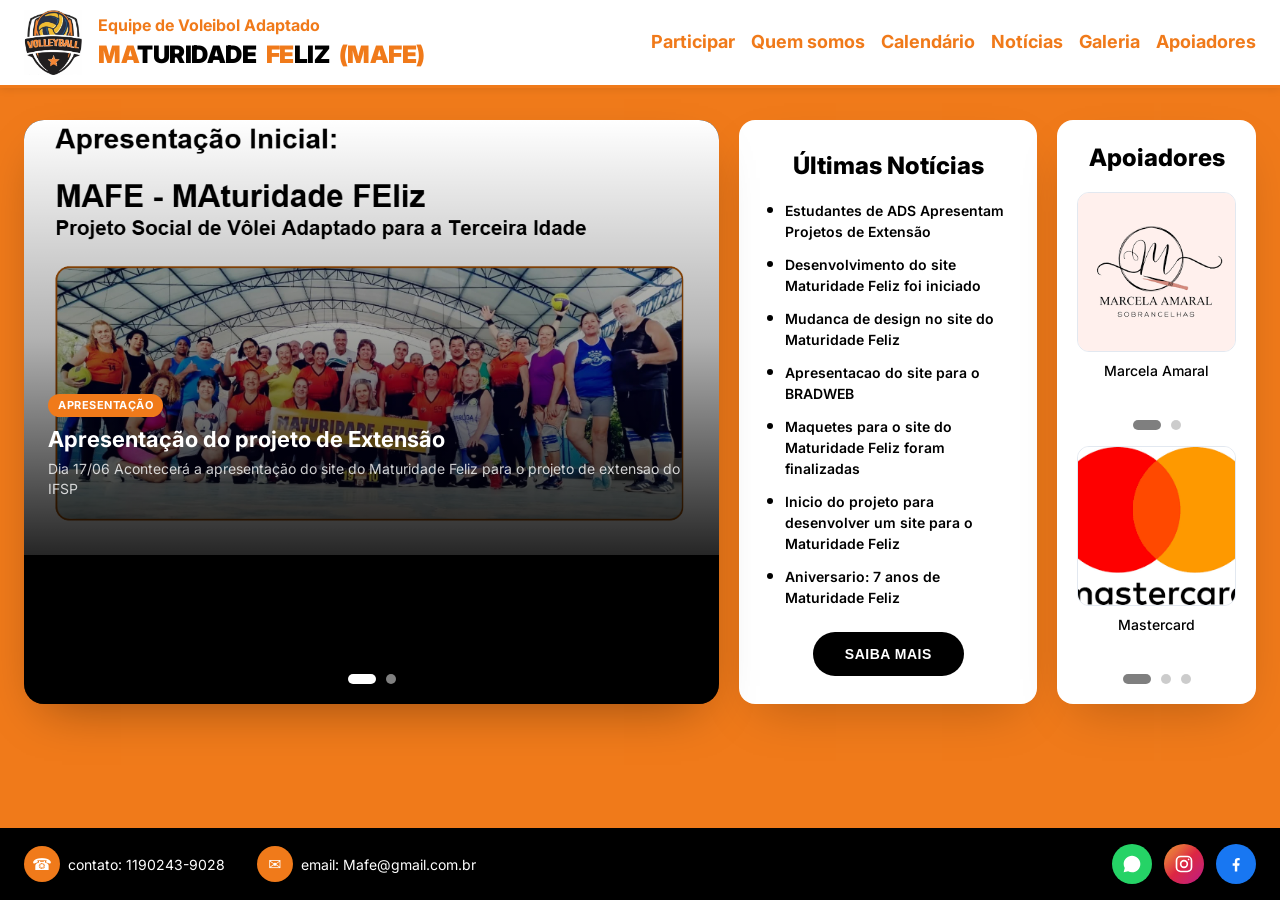
<file: index.html>
<!DOCTYPE html>
<html lang="pt-BR">
<head>
  <meta charset="UTF-8">
  <meta name="viewport" content="width=device-width, initial-scale=1.0">
  <link rel="preconnect" href="https://fonts.googleapis.com">
  <link rel="preconnect" href="https://fonts.gstatic.com" crossorigin>
  <link href="https://fonts.googleapis.com/css2?family=Inter:wght@400;700;900&display=swap" rel="stylesheet">
  <link rel="stylesheet" href="css/global/global.css">
  <link rel="stylesheet" href="css/abas/abaInicial.css">
  <title>MAFE — Maturidade Feliz | Voleibol Adaptado</title>
  <meta name="description" content="Site oficial da equipe Maturidade Feliz (MAFE) — Voleibol Adaptado. Acompanhe notícias, calendário e como participar.">
</head>
<body>

  <header>
    <div class="head-inner">
      <div class="brand">
        <a href="index.html" class="brand-link">
          <img src="imgs/brandLogo.jpeg" alt="Logo MAFE" class="brand-logo-img">
          <div>
            <p class="sub">Equipe de Voleibol Adaptado</p>
            <h1 class="title"><span class="o">MA</span>TURIDADE  <span class="o">FE</span>LIZ <span class="o">(MAFE)</span></h1>
          </div>
        </a>
      </div>

      <nav id="navLinks">
        <a href="participar.html">Participar</a>
        <a href="quemSomos.html">Quem somos</a>
        <a href="maquetes/calendario.html">Calendário</a>
        <a href="noticias.html">Notícias</a>
        <a href="maquetes/galeria.html">Galeria</a>
        <a href="apoiadores.html">Apoiadores</a>
      </nav>

      <button class="navToggle" id="navToggle">
        <span></span><span></span><span></span>
      </button>

    </div>
  </header>

  <main>
    <div class="grid">
      <div class="hero" id="car">
        <div class="slides" id="slides">

          <a class="slide" href="noticias.html">
            <img src="imgs/imgs slide/extensao.png" alt="7 anos MAFE">
            <div class="slide-overlay"></div>
            <div class="slide-text">
              <span class="slide-tag">Apresentação</span>
              <p class="slide-title">Apresentação do projeto de Extensão</p>
              <p class="slide-desc">Dia 17/06 Acontecerá a apresentação do site do Maturidade Feliz para o projeto de extensao do IFSP</p>
              </div>
            <span class="slide-link-hint">Ler notícia →</span>
          </a>
          <!-- repita o bloco acima para cada notícia (todo o <a>), sim eu sei que no futuro vamos ter que injetar as noticias por banco de dados
           e teremos que trocar essa parte inteira, mas por enquanto vamos manter assim na epoca nao sabia do problema -->

          <a class="slide" href="noticias/aniversario-7-anos.html">
            <img src="imgs/imgs slide/2 A 4 MAIO 2019 NIDE.jpg" alt="7 anos MAFE">
            <div class="slide-overlay"></div>
            <div class="slide-text">
              <span class="slide-tag">Aniversário</span>
              <p class="slide-title">7 Anos de Maturidade Feliz!</p>
              <p class="slide-desc">A equipe MAFE celebra mais um ano de conquistas e muito vôlei adaptado.</p>
              </div>
            <span class="slide-link-hint">Ler notícia →</span>
          </a>

        </div>

        <button class="prev" onclick="move(-1)">&#10094;</button>
        <button class="next" onclick="move(1)">&#10095;</button>
        <div class="dots" id="dots"></div>

      </div>
      
      <div class="card news">
        <h2>Últimas Notícias</h2>
          
        <ul>
          <li><a href="noticias.html">Estudantes de ADS Apresentam Projetos de Extensão</a></li>
          <li><a href="#">Desenvolvimento do site Maturidade Feliz foi iniciado</a></li>
          <li><a href="#">Mudanca de design no site do Maturidade Feliz</a></li>
          <li><a href="#">Apresentacao do site para o BRADWEB</a></li>
          <li><a href="#">Maquetes para o site do Maturidade Feliz foram finalizadas</a></li>
          <li><a href="#">Inicio do projeto para desenvolver um site para o Maturidade Feliz</a></li>
          <li><a href="#">Aniversario: 7 anos de Maturidade Feliz</a></li>
        </ul>

        <button class="btn">SAIBA MAIS</button>

      </div>

      <div class="ads">
        <div class="card ad">
          <h2>Apoiadores</h2>

          <!-- Carrossel ads 1 -->
          <a class="ad-link" id="ad-link-1" href="#">
            <div class="ad-box">
              <img id="ad-img-1" src="" alt="">
            </div>
            <p id="sponsor-1"></p>
          </a>
          <div class="dots" id="adots-1" style="position:static; background:none; padding:8px 0 0;"></div>

          <!-- Carrossel ads 2 -->
          <a class="ad-link" id="ad-link-2" href="#" style="margin-top:16px; display:block;">
            <div class="ad-box">
              <img id="ad-img-2" src="" alt="">
            </div>
            <p id="sponsor-2"></p>
          </a>
          <div class="dots" id="adots-2" style="position:static; background:none; padding:8px 0 0;"></div>

        </div>
      </div>
    </div>
  </main>

  <footer>
    <div class="foot">
      <div class="contacts">
        <a href="tel:11902439028"><span class="ic">&#9742;</span><span>contato: 1190243-9028</span></a>
        <a href="mailto:maturidadef@gmail.com"><span class="ic">&#9993;</span><span>email: Mafe@gmail.com.br</span></a>
      </div>
      <div class="socials">
        <a href="#" aria-label="WhatsApp" style="background:#25D366"><svg viewBox="0 0 24 24" fill="currentColor"><path d="M17.5 14.4c-.3-.1-1.7-.8-2-.9-.3-.1-.5-.2-.7.2-.2.3-.7.9-.9 1.1-.2.2-.3.2-.6.1-1.8-.9-3-1.6-4.2-3.6-.3-.5.3-.5.9-1.6.1-.2 0-.4 0-.5 0-.2-.7-1.6-.9-2.2-.2-.6-.5-.5-.7-.5h-.6c-.2 0-.5.1-.8.4s-1 1-1 2.4 1.1 2.8 1.2 3c.2.2 2.1 3.3 5.2 4.6 1.9.8 2.7.9 3.6.8.6-.1 1.7-.7 2-1.4.2-.7.2-1.2.2-1.4-.1-.2-.3-.3-.6-.5zM12 2C6.5 2 2 6.5 2 12c0 1.7.4 3.4 1.3 4.9L2 22l5.3-1.3c1.4.8 3 1.2 4.7 1.2 5.5 0 10-4.5 10-10S17.5 2 12 2z"/></svg></a>
        <a href="#" aria-label="Instagram" style="background:linear-gradient(135deg,#f09433,#e6683c,#dc2743,#cc2366,#bc1888)"><svg viewBox="0 0 24 24" fill="none" stroke="currentColor" stroke-width="2"><rect x="3" y="3" width="18" height="18" rx="5"/><circle cx="12" cy="12" r="4"/><circle cx="17.5" cy="6.5" r="1" fill="currentColor" stroke="none"/></svg></a>
        <a href="#" aria-label="Facebook" style="background:#1877F2"><svg viewBox="0 0 24 24" fill="currentColor"><path d="M13.5 21v-7h2.4l.4-3h-2.8V9.1c0-.9.3-1.5 1.5-1.5h1.5V5c-.3 0-1.2-.1-2.2-.1-2.2 0-3.7 1.3-3.7 3.8V11H8v3h2.6v7h2.9z"/></svg></a>
      </div>
    </div>
  </footer>

<script src="js/script.js"></script>
<script src="js/carrossel.js"></script>
</body>
</html>
</file>
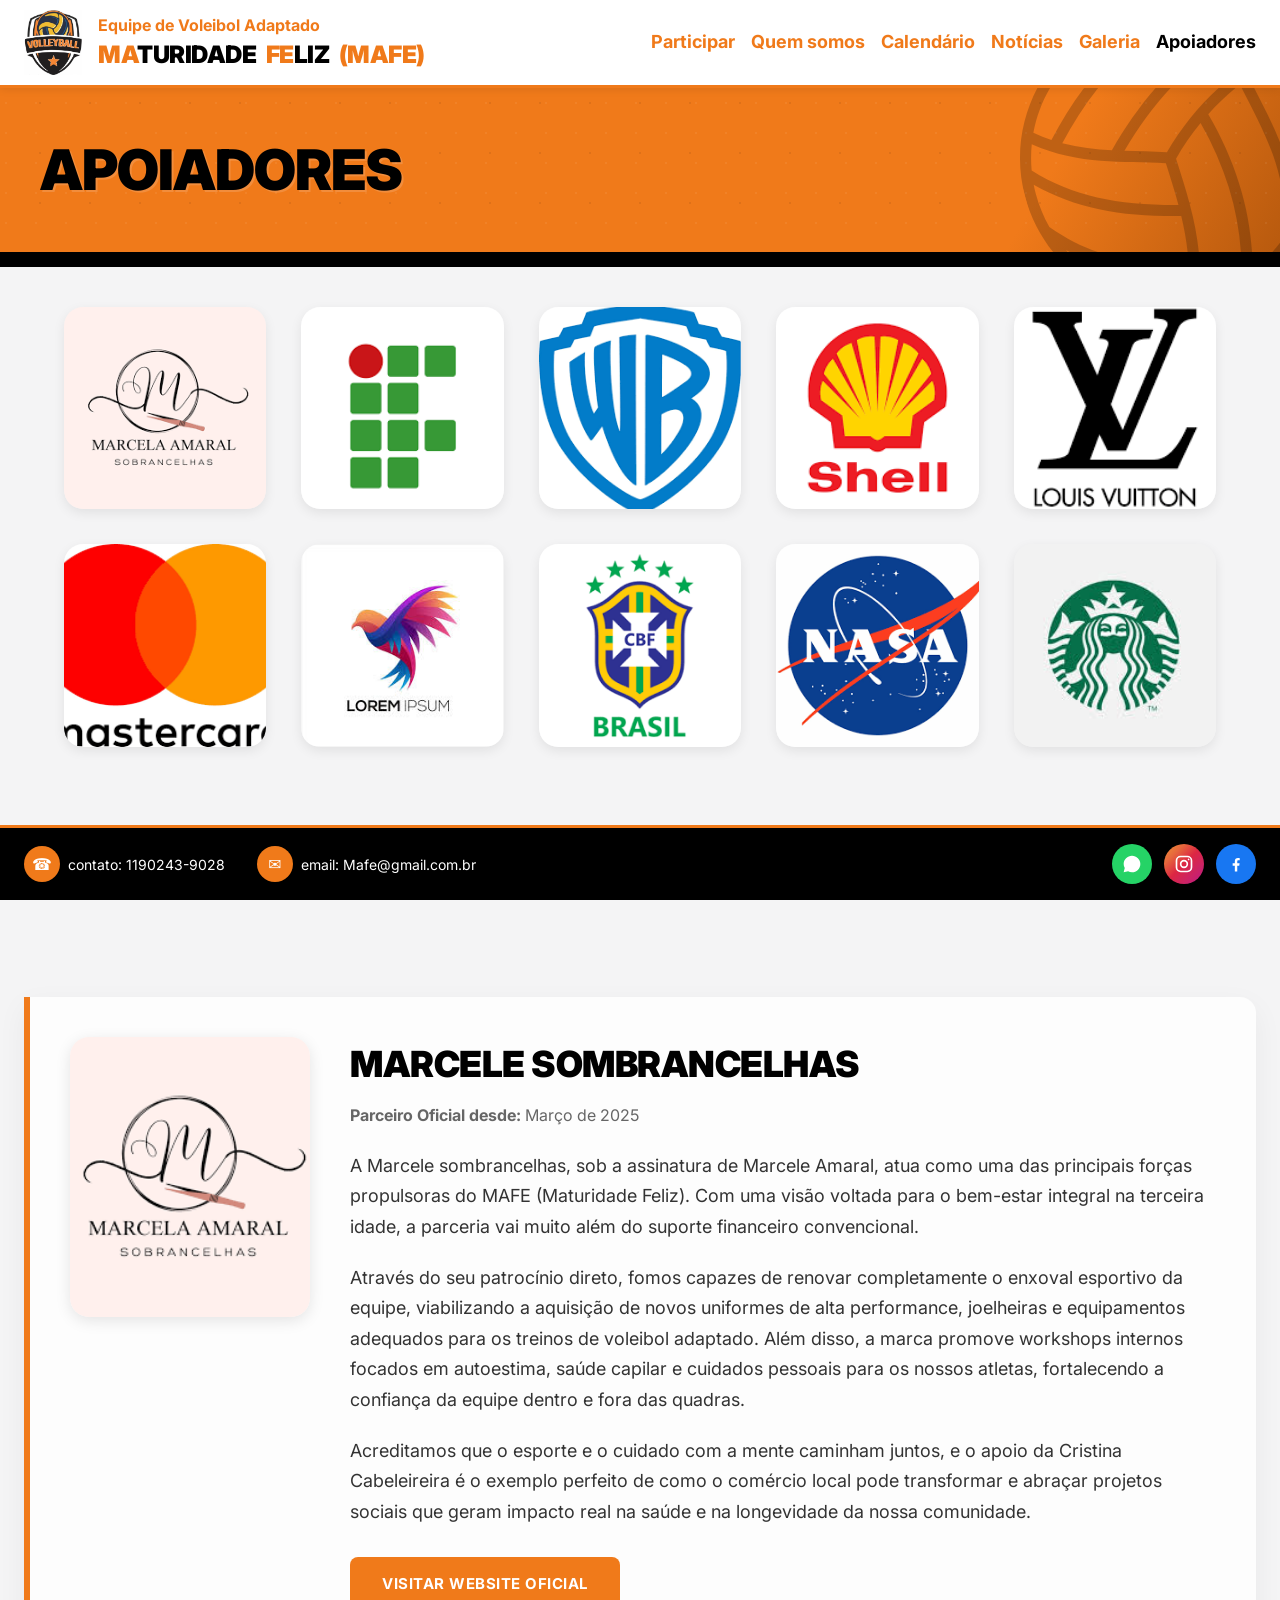
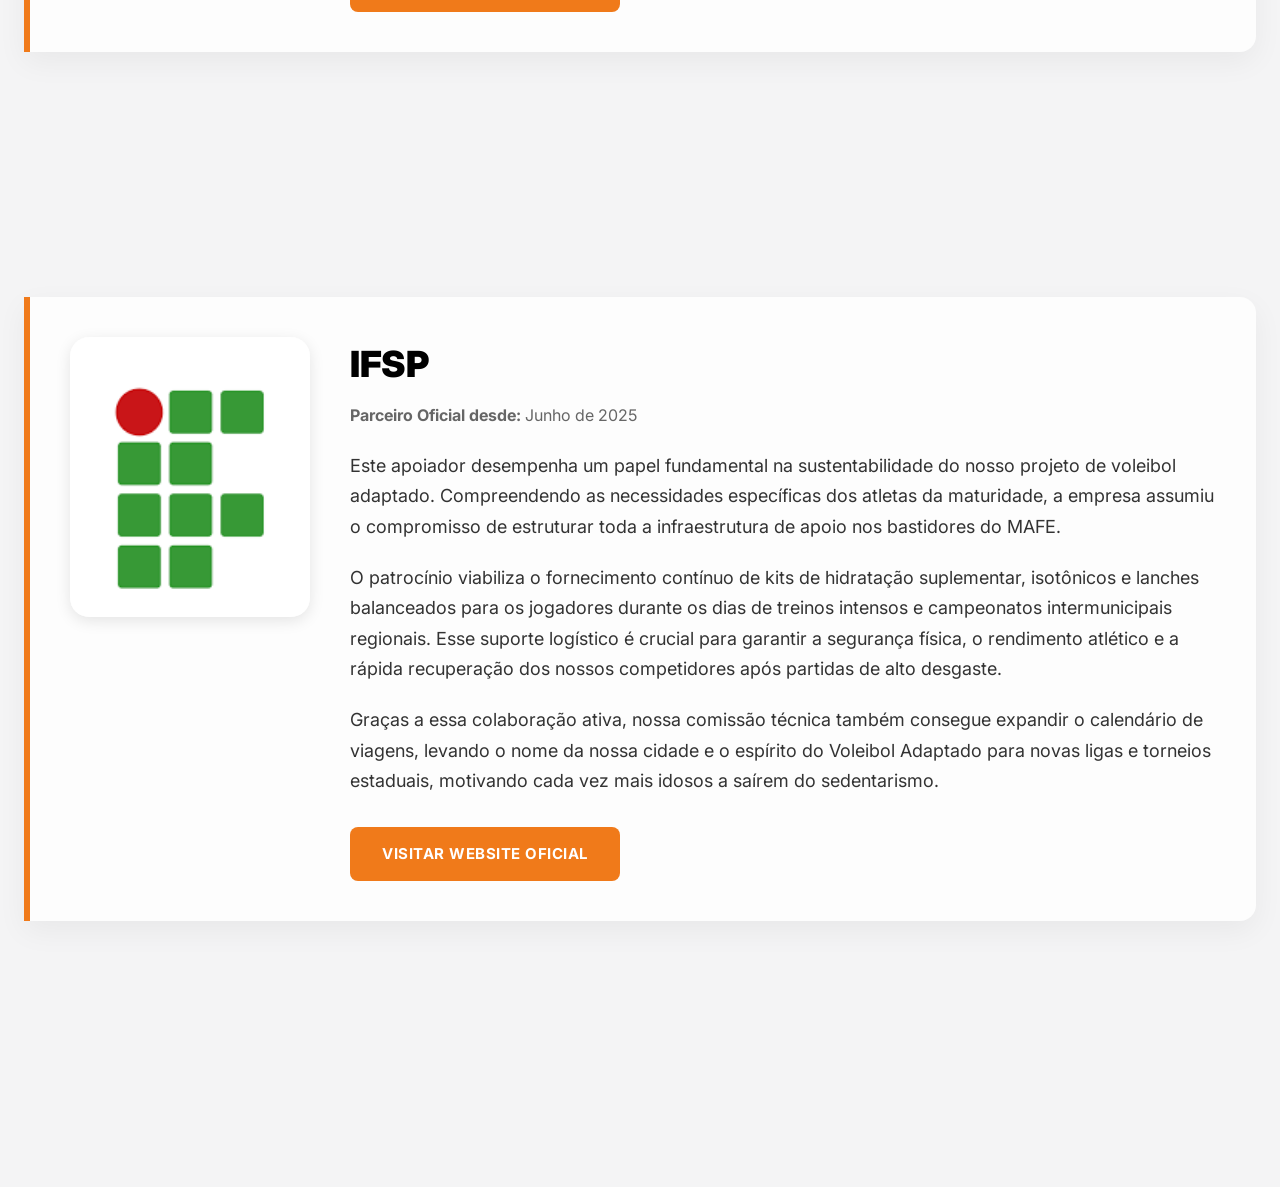
<file: apoiadores.html>
<!DOCTYPE html>
<html lang="pt-BR">
<head>
  <meta charset="UTF-8">
  <meta name="viewport" content="width=device-width, initial-scale=1.0">
  <link rel="preconnect" href="https://fonts.googleapis.com">
  <link rel="preconnect" href="https://fonts.gstatic.com" crossorigin>
  <link href="https://fonts.googleapis.com/css2?family=Inter:wght@400;700;900&display=swap" rel="stylesheet">
  <link rel="stylesheet" href="css/global/global.css">
  <link rel="stylesheet" href="css/abas/apoiadores.css">
  <title>MAFE — Maturidade Feliz | Voleibol Adaptado</title>
  <meta name="description" content="Site oficial da equipe Maturidade Feliz (MAFE) — Voleibol Adaptado. Acompanhe notícias, calendário e como participar.">
</head>
<body>

  <header>
    <div class="head-inner">
      <div class="brand">
        <a href="index.html" class="brand-link">
          <img src="imgs/brandLogo.jpeg" alt="Logo MAFE" class="brand-logo-img">
          <div>
            <p class="sub">Equipe de Voleibol Adaptado</p>
            <h1 class="title"><span class="o">MA</span>TURIDADE  <span class="o">FE</span>LIZ <span class="o">(MAFE)</span></h1>
          </div>
        </a>
      </div>

      <nav id="navLinks">
        <a href="participar.html">Participar</a>
        <a href="quemSomos.html">Quem somos</a>
        <a href="maquetes/calendario.html">Calendário</a>
        <a href="noticias.html">Notícias</a>
        <a href="maquetes/galeria.html">Galeria</a>
        <a href="apoiadores.html" class="active">Apoiadores</a>
      </nav>

      <button class="navToggle" id="navToggle">
        <span></span><span></span><span></span>
      </button>

    </div>
  </header>

  <main>
    <section class="page-hero">
      <div class="hero-content">
        <h2 class="page-title">APOIADORES</h2>
      </div>
      <div class="hero-illustration">
        <svg fill="#000000" height="800px" width="800px" version="1.1" id="Capa_1" xmlns="http://www.w3.org/2000/svg" xmlns:xlink="http://www.w3.org/1999/xlink"
          viewBox="0 0 270 270" xml:space="preserve">
          <path color-rendering="auto" image-rendering="auto" shape-rendering="auto" color-interpolation="sRGB" d="M135,0
          C60.501,0,0,60.501,0,135s60.501,135,135,135s135-60.501,135-135S209.499,0,135,0L135,0z M135,10c8.238,0,16.286,0.803,24.076,2.32
          C107.503,26.087,68.229,56.884,36.088,91.793c-4.713-3.12-9.391-6.586-14.025-10.469C42.127,39.132,85.125,10,135,10z
          M179.309,18.074c11.844,4.484,22.828,10.709,32.635,18.373c-44.553,12-88.155,40.126-125.668,78.328
          c-14.074-4.542-27.939-9.86-41.512-17.635C79.53,59.724,121.894,28.213,179.309,18.074z M221.209,44.443
          c7.075,6.737,13.356,14.297,18.699,22.525c-43.361,12.714-78.066,34.361-106.256,62.311c-12.308-4.139-24.523-7.533-36.598-11.154
          C134.659,80.914,178.054,54.399,221.209,44.443z M245.17,75.854C254.631,93.458,260,113.594,260,135
          c0,30.896-11.183,59.151-29.721,80.953c12.562-49.222,0.949-88.962-7.951-132.492C229.647,80.638,237.251,78.093,245.17,75.854z
          M212.908,87.313c10.01,48.491,22.157,89.067,2.275,143.617c-10.24,8.566-21.871,15.524-34.514,20.481
          c12.195-44.117,11.962-94.034-2.211-145.607C189.147,98.849,200.596,92.657,212.908,87.313L212.908,87.313z M17.992,90.914
          c36.704,29.647,75.513,35.486,112.174,47.746c0.65,13.172,1.236,26.259,1.236,39.168c-51.494-13.46-89.242-31.515-119.582-64.185
          C13.17,105.79,15.253,98.191,17.992,90.914L17.992,90.914z M169.711,111.783c13.533,51.416,12.673,100.668-0.613,143.52
          C158.261,258.363,146.823,260,135,260c-2.315,0-4.614-0.067-6.898-0.191c15.932-39.504,14.054-81.547,11.998-122.838
          C149.25,127.836,159.086,119.412,169.711,111.783L169.711,111.783z M10.299,126.439c31.42,31.094,70.444,48.706,120.957,61.68
          c-0.38,13.943-1.605,27.66-4.379,41.039c-33.631-6.738-75.696-17.996-112.801-62.365C11.42,156.643,10,145.989,10,135
          C10,132.122,10.108,129.269,10.299,126.439L10.299,126.439z M23.131,190.857c34.621,32.155,72.084,42.112,101.432,48.033
          c-1.817,6.736-4.073,13.381-6.863,19.916C76.154,253.067,41.169,226.955,23.131,190.857L23.131,190.857z"/>
        </svg>
      </div>
    </section>

    <section class="wrap supporters-section">
      <div class="supporters-grid">
        <a href="#apoiador1" class="supporter-item"><img src="imgs/apoiadores/a1.png" alt="Cristina Cabeleireira - Cejane Ribeiro"></a>
        <a href="#apoiador2" class="supporter-item"><img src="imgs/apoiadores/a2.png" alt="Cristina Cabeleireira - Cejane Ribeiro"></a>
        <a href="#apoiador3" class="supporter-item"><img src="imgs/apoiadores/a3.png" alt="Cristina Cabeleireira - Cejane Ribeiro"></a>
        <a href="#apoiador4" class="supporter-item"><img src="imgs/apoiadores/a4.png" alt="Cristina Cabeleireira - Cejane Ribeiro"></a>
        <a href="#apoiador5" class="supporter-item"><img src="imgs/apoiadores/a5.png" alt="Cristina Cabeleireira - Cejane Ribeiro"></a>
        <a href="#apoiador6" class="supporter-item"><img src="imgs/apoiadores/a6.png" alt="Cristina Cabeleireira - Cejane Ribeiro"></a>
        <a href="#apoiador7" class="supporter-item"><img src="imgs/apoiadores/a7.jfif" alt="Cristina Cabeleireira - Cejane Ribeiro"></a>
        <a href="#apoiador8" class="supporter-item"><img src="imgs/apoiadores/a8.png" alt="Cristina Cabeleireira - Cejane Ribeiro"></a>
        <a href="#apoiador9" class="supporter-item"><img src="imgs/apoiadores/a9.png" alt="Cristina Cabeleireira - Cejane Ribeiro"></a>
        <a href="#apoiador10" class="supporter-item"><img src="imgs/apoiadores/a10.jfif" alt="Cristina Cabeleireira - Cejane Ribeiro"></a>
      </div>
    </section>

    <section id="apoiador1" class="supporter-detail-fullscreen wrap">
      <div class="detail-card">
        <div class="detail-image-box">
          <img src="imgs/apoiadores/a1.png" alt="Cejane Ribeiro Logo" class="detail-logo">
        </div>
        <div class="detail-info-box">
          <h3 class="detail-title">Marcele sombrancelhas</h3>
          <p class="detail-date"><strong>Parceiro Oficial desde:</strong> Março de 2025</p>
          
          <div class="detail-text-content">
            <p>
              A Marcele sombrancelhas, sob a assinatura de Marcele Amaral, atua como uma das principais forças propulsoras do MAFE (Maturidade Feliz). Com uma visão voltada para o bem-estar integral na terceira idade, a parceria vai muito além do suporte financeiro convencional.
            </p>
            <p>
              Através do seu patrocínio direto, fomos capazes de renovar completamente o enxoval esportivo da equipe, viabilizando a aquisição de novos uniformes de alta performance, joelheiras e equipamentos adequados para os treinos de voleibol adaptado. Além disso, a marca promove workshops internos focados em autoestima, saúde capilar e cuidados pessoais para os nossos atletas, fortalecendo a confiança da equipe dentro e fora das quadras.
            </p>
            <p>
              Acreditamos que o esporte e o cuidado com a mente caminham juntos, e o apoio da Cristina Cabeleireira é o exemplo perfeito de como o comércio local pode transformar e abraçar projetos sociais que geram impacto real na saúde e na longevidade da nossa comunidade.
            </p>
          </div>
          
          <a href="https://www.google.com" target="_blank" class="detail-btn">Visitar Website Oficial</a>
        </div>
      </div>
    </section>

    <section id="apoiador2" class="supporter-detail-fullscreen wrap">
      <div class="detail-card">
        <div class="detail-image-box">
          <img src="imgs/apoiadores/a2.png" alt="Segundo Apoiador Logo" class="detail-logo">
        </div>
        <div class="detail-info-box">
          <h3 class="detail-title">IFSP</h3>
          <p class="detail-date"><strong>Parceiro Oficial desde:</strong> Junho de 2025</p>
          
          <div class="detail-text-content">
            <p>
              Este apoiador desempenha um papel fundamental na sustentabilidade do nosso projeto de voleibol adaptado. Compreendendo as necessidades específicas dos atletas da maturidade, a empresa assumiu o compromisso de estruturar toda a infraestrutura de apoio nos bastidores do MAFE.
            </p>
            <p>
              O patrocínio viabiliza o fornecimento contínuo de kits de hidratação suplementar, isotônicos e lanches balanceados para os jogadores durante os dias de treinos intensos e campeonatos intermunicipais regionais. Esse suporte logístico é crucial para garantir a segurança física, o rendimento atlético e a rápida recuperação dos nossos competidores após partidas de alto desgaste.
            </p>
            <p>
              Graças a essa colaboração ativa, nossa comissão técnica também consegue expandir o calendário de viagens, levando o nome da nossa cidade e o espírito do Voleibol Adaptado para novas ligas e torneios estaduais, motivando cada vez mais idosos a saírem do sedentarismo.
            </p>
          </div>
          
          <a href="https://www.google.com" target="_blank" class="detail-btn">Visitar Website Oficial</a>
        </div>
      </div>
    </section>

  </main>

  <footer>
    <div class="foot">
      <div class="contacts">
        <a href="tel:11902439028"><span class="ic">&#9742;</span><span>contato: 1190243-9028</span></a>
        <a href="mailto:maturidadef@gmail.com"><span class="ic">&#9993;</span><span>email: Mafe@gmail.com.br</span></a>
      </div>
      <div class="socials">
        <a href="#" aria-label="WhatsApp" style="background:#25D366"><svg viewBox="0 0 24 24" fill="currentColor"><path d="M17.5 14.4c-.3-.1-1.7-.8-2-.9-.3-.1-.5-.2-.7.2-.2.3-.7.9-.9 1.1-.2.2-.3.2-.6.1-1.8-.9-3-1.6-4.2-3.6-.3-.5.3-.5.9-1.6.1-.2 0-.4 0-.5 0-.2-.7-1.6-.9-2.2-.2-.6-.5-.5-.7-.5h-.6c-.2 0-.5.1-.8.4s-1 1-1 2.4 1.1 2.8 1.2 3c.2.2 2.1 3.3 5.2 4.6 1.9.8 2.7.9 3.6.8.6-.1 1.7-.7 2-1.4.2-.7.2-1.2.2-1.4-.1-.2-.3-.3-.6-.5zM12 2C6.5 2 2 6.5 2 12c0 1.7.4 3.4 1.3 4.9L2 22l5.3-1.3c1.4.8 3 1.2 4.7 1.2 5.5 0 10-4.5 10-10S17.5 2 12 2z"/></svg></a>
        <a href="#" aria-label="Instagram" style="background:linear-gradient(135deg,#f09433,#e6683c,#dc2743,#cc2366,#bc1888)"><svg viewBox="0 0 24 24" fill="none" stroke="currentColor" stroke-width="2"><rect x="3" y="3" width="18" height="18" rx="5"/><circle cx="12" cy="12" r="4"/><circle cx="17.5" cy="6.5" r="1" fill="currentColor" stroke="none"/></svg></a>
        <a href="#" aria-label="Facebook" style="background:#1877F2"><svg viewBox="0 0 24 24" fill="currentColor"><path d="M13.5 21v-7h2.4l.4-3h-2.8V9.1c0-.9.3-1.5 1.5-1.5h1.5V5c-.3 0-1.2-.1-2.2-.1-2.2 0-3.7 1.3-3.7 3.8V11H8v3h2.6v7h2.9z"/></svg></a>
      </div>
    </div>
  </footer>

<script src="js/script.js"></script>
</body>
</html>
</file>
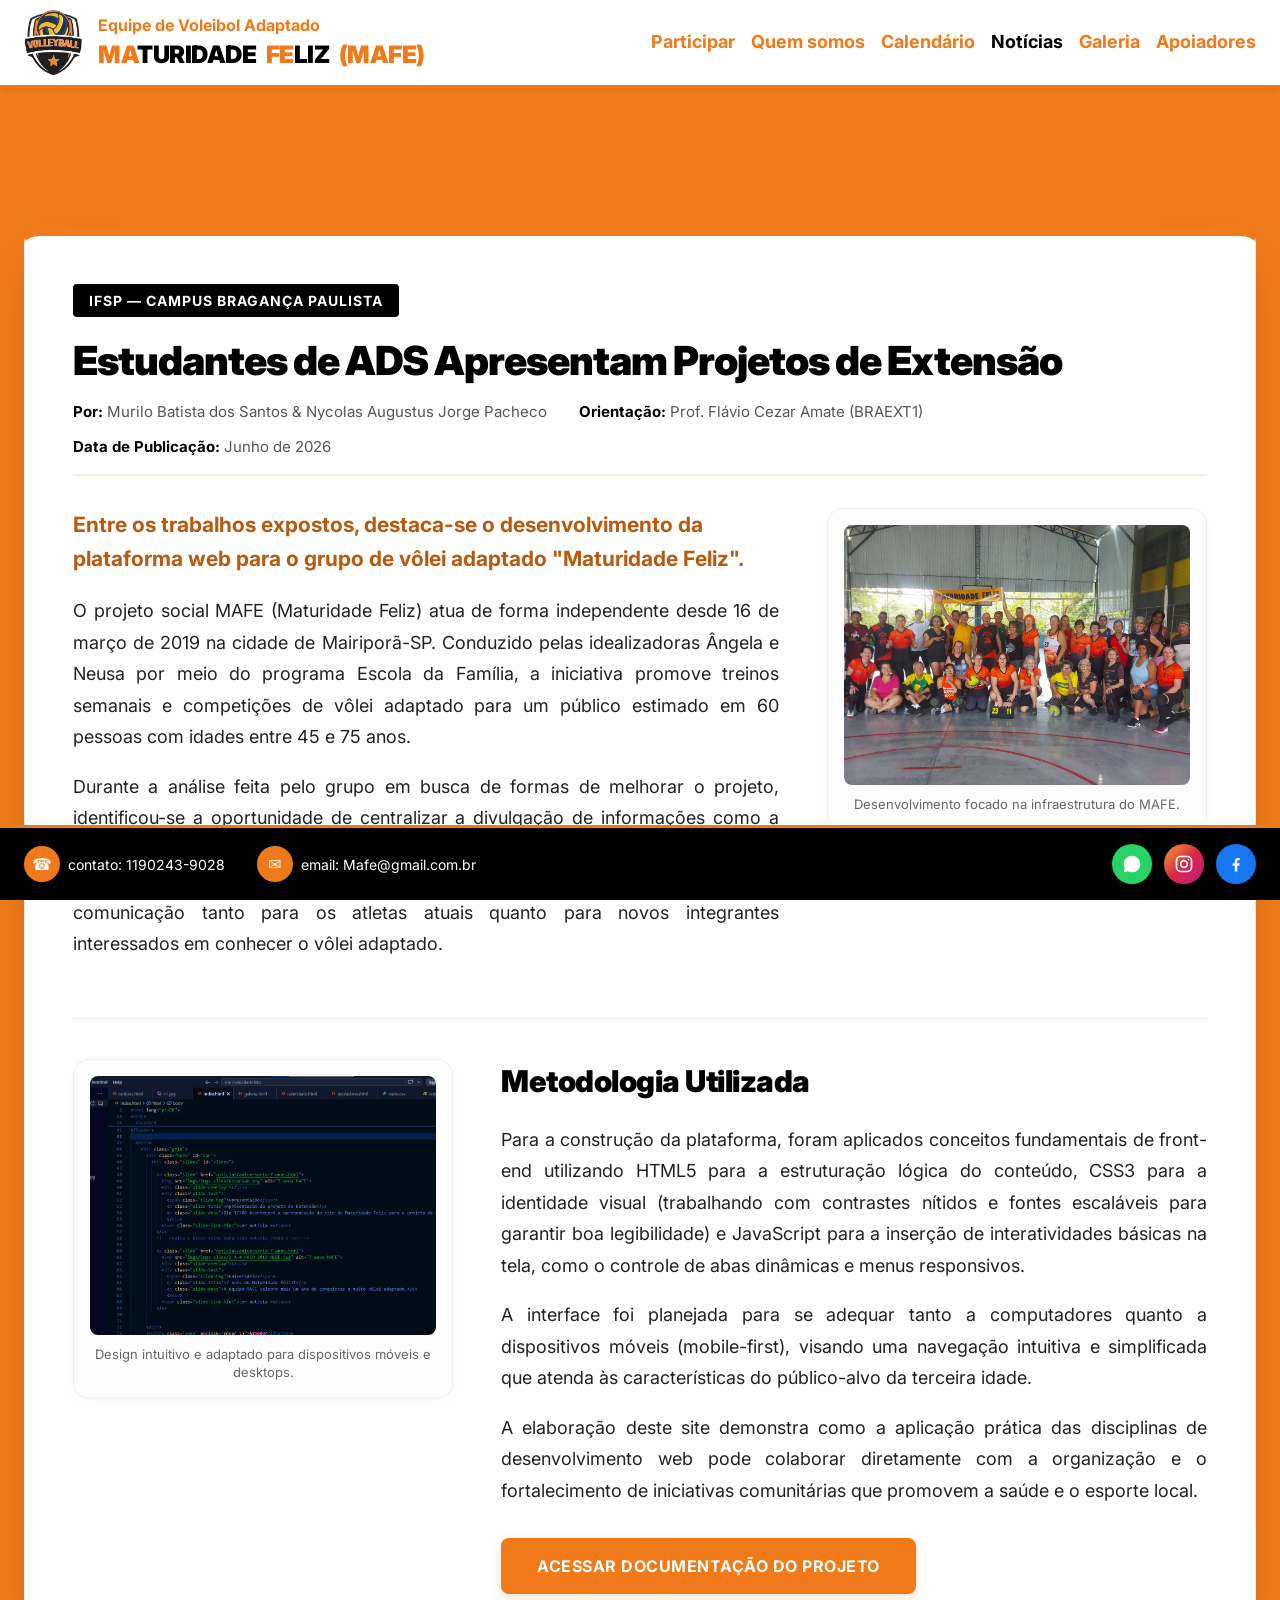
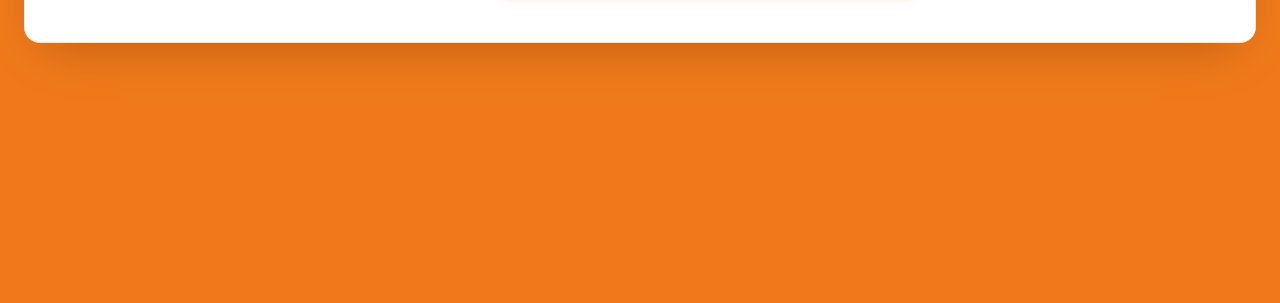
<file: noticias.html>
<!DOCTYPE html>
<html lang="pt-BR">
<head>
  <meta charset="UTF-8">
  <meta name="viewport" content="width=device-width, initial-scale=1.0">
  <link rel="preconnect" href="https://fonts.googleapis.com">
  <link rel="preconnect" href="https://fonts.gstatic.com" crossorigin>
  <link href="https://fonts.googleapis.com/css2?family=Inter:wght@400;700;900&display=swap" rel="stylesheet">
  <link rel="stylesheet" href="css/global/global.css">
  <link rel="stylesheet" href="css/abas/noticias.css">
  <title>MAFE — Maturidade Feliz | Voleibol Adaptado</title>
  <meta name="description" content="Site oficial da equipe Maturidade Feliz (MAFE) — Voleibol Adaptado. Acompanhe notícias, calendário e como participar.">
</head>
<body>

  <header>
    <div class="head-inner">
      <div class="brand">
        <a href="index.html" class="brand-link">
          <img src="imgs/brandLogo.jpeg" alt="Logo MAFE" class="brand-logo-img">
          <div>
            <p class="sub">Equipe de Voleibol Adaptado</p>
            <h1 class="title"><span class="o">MA</span>TURIDADE  <span class="o">FE</span>LIZ <span class="o">(MAFE)</span></h1>
          </div>
        </a>
      </div>

      <nav id="navLinks">
        <a href="participar.html">Participar</a>
        <a href="quemSomos.html">Quem somos</a>
        <a href="maquetes/calendario.html">Calendário</a>
        <a href="noticias.html" class="active">Notícias</a>
        <a href="maquetes/galeria.html">Galeria</a>
        <a href="apoiadores.html">Apoiadores</a>
      </nav>

      <button class="navToggle" id="navToggle">
        <span></span><span></span><span></span>
      </button>

    </div>
  </header>

  <main>
    <section class="news-fullscreen-section wrap">
      <div class="news-card">
        
        <div class="news-badge">
          <span>IFSP — Campus Bragança Paulista</span>
        </div>

        <h2 class="news-main-title">Estudantes de ADS Apresentam Projetos de Extensão</h2>
        
        <div class="news-meta-info">
          <p class="meta-item"><strong>Por:</strong> Murilo Batista dos Santos & Nycolas Augustus Jorge Pacheco</p>
          <p class="meta-item"><strong>Orientação:</strong> Prof. Flávio Cezar Amate (BRAEXT1)</p>
          <p class="meta-item"><strong>Data de Publicação:</strong> Junho de 2026</p>
        </div>

        <div class="news-row">
          <div class="news-col-text">
            <p class="news-lead">
              Entre os trabalhos expostos, destaca-se o desenvolvimento da plataforma web para o grupo de vôlei adaptado "Maturidade Feliz".
            </p>
            <p class="news-p">
              O projeto social MAFE (Maturidade Feliz) atua de forma independente desde 16 de março de 2019 na cidade de Mairiporã-SP. Conduzido pelas idealizadoras Ângela e Neusa por meio do programa Escola da Família, a iniciativa promove treinos semanais e competições de vôlei adaptado para um público estimado em 60 pessoas com idades entre 45 e 75 anos.
            </p>
            <p class="news-p">
              Durante a análise feita pelo grupo em busca de formas de melhorar o projeto, identificou-se a oportunidade de centralizar a divulgação de informações como a agenda de treinos, fotos dos eventos e comunicados gerais. O desenvolvimento deste site oficial visa criar um canal centralizado e de fácil acesso, otimizando a comunicação tanto para os atletas atuais quanto para novos integrantes interessados em conhecer o vôlei adaptado.
            </p>
          </div>
          
          <div class="news-col-media">
            <div class="news-media-box">
              <img src="imgs/news/n1.jpg" alt="IFSP Bragança Paulista" class="news-img-frame">
              <span class="img-caption">Desenvolvimento focado na infraestrutura do MAFE.</span>
            </div>
          </div>
        </div>

        <hr class="news-divider">

        <div class="news-row reverse">
          <div class="news-col-text">
            <h3 class="news-subtitle">Metodologia Utilizada</h3>
            <p class="news-p">
              Para a construção da plataforma, foram aplicados conceitos fundamentais de front-end utilizando HTML5 para a estruturação lógica do conteúdo, CSS3 para a identidade visual (trabalhando com contrastes nítidos e fontes escaláveis para garantir boa legibilidade) e JavaScript para a inserção de interatividades básicas na tela, como o controle de abas dinâmicas e menus responsivos.
            </p>
            <p class="news-p">
              A interface foi planejada para se adequar tanto a computadores quanto a dispositivos móveis (mobile-first), visando uma navegação intuitiva e simplificada que atenda às características do público-alvo da terceira idade.
            </p>
            <p class="news-p">
              A elaboração deste site demonstra como a aplicação prática das disciplinas de desenvolvimento web pode colaborar diretamente com a organização e o fortalecimento de iniciativas comunitárias que promovem a saúde e o esporte local.
            </p>
            
            <div class="news-actions">
              <a href="imgs/news/noticiaOriginal.png" target="_blank" class="news-cta-btn">Acessar Documentação do Projeto</a>
            </div>
          </div>

          <div class="news-col-media">
            <div class="news-media-box">
              <img src="imgs/news/n2.png" alt="Interface Gráfica do Site do Voleibol Adaptado" class="news-img-frame">
              <span class="img-caption">Design intuitivo e adaptado para dispositivos móveis e desktops.</span>
            </div>
          </div>
        </div>

      </div>
    </section>
  </main>

  <footer>
    <div class="foot">
      <div class="contacts">
        <a href="tel:11902439028"><span class="ic">&#9742;</span><span>contato: 1190243-9028</span></a>
        <a href="mailto:maturidadef@gmail.com"><span class="ic">&#9993;</span><span>email: Mafe@gmail.com.br</span></a>
      </div>
      <div class="socials">
        <a href="#" aria-label="WhatsApp" style="background:#25D366"><svg viewBox="0 0 24 24" fill="currentColor"><path d="M17.5 14.4c-.3-.1-1.7-.8-2-.9-.3-.1-.5-.2-.7.2-.2.3-.7.9-.9 1.1-.2.2-.3.2-.6.1-1.8-.9-3-1.6-4.2-3.6-.3-.5.3-.5.9-1.6.1-.2 0-.4 0-.5 0-.2-.7-1.6-.9-2.2-.2-.6-.5-.5-.7-.5h-.6c-.2 0-.5.1-.8.4s-1 1-1 2.4 1.1 2.8 1.2 3c.2.2 2.1 3.3 5.2 4.6 1.9.8 2.7.9 3.6.8.6-.1 1.7-.7 2-1.4.2-.7.2-1.2.2-1.4-.1-.2-.3-.3-.6-.5zM12 2C6.5 2 2 6.5 2 12c0 1.7.4 3.4 1.3 4.9L2 22l5.3-1.3c1.4.8 3 1.2 4.7 1.2 5.5 0 10-4.5 10-10S17.5 2 12 2z"/></svg></a>
        <a href="#" aria-label="Instagram" style="background:linear-gradient(135deg,#f09433,#e6683c,#dc2743,#cc2366,#bc1888)"><svg viewBox="0 0 24 24" fill="none" stroke="currentColor" stroke-width="2"><rect x="3" y="3" width="18" height="18" rx="5"/><circle cx="12" cy="12" r="4"/><circle cx="17.5" cy="6.5" r="1" fill="currentColor" stroke="none"/></svg></a>
        <a href="#" aria-label="Facebook" style="background:#1877F2"><svg viewBox="0 0 24 24" fill="currentColor"><path d="M13.5 21v-7h2.4l.4-3h-2.8V9.1c0-.9.3-1.5 1.5-1.5h1.5V5c-.3 0-1.2-.1-2.2-.1-2.2 0-3.7 1.3-3.7 3.8V11H8v3h2.6v7h2.9z"/></svg></a>
      </div>
    </div>
  </footer>

<script src="js/script.js"></script>
</body>
</html>
</file>
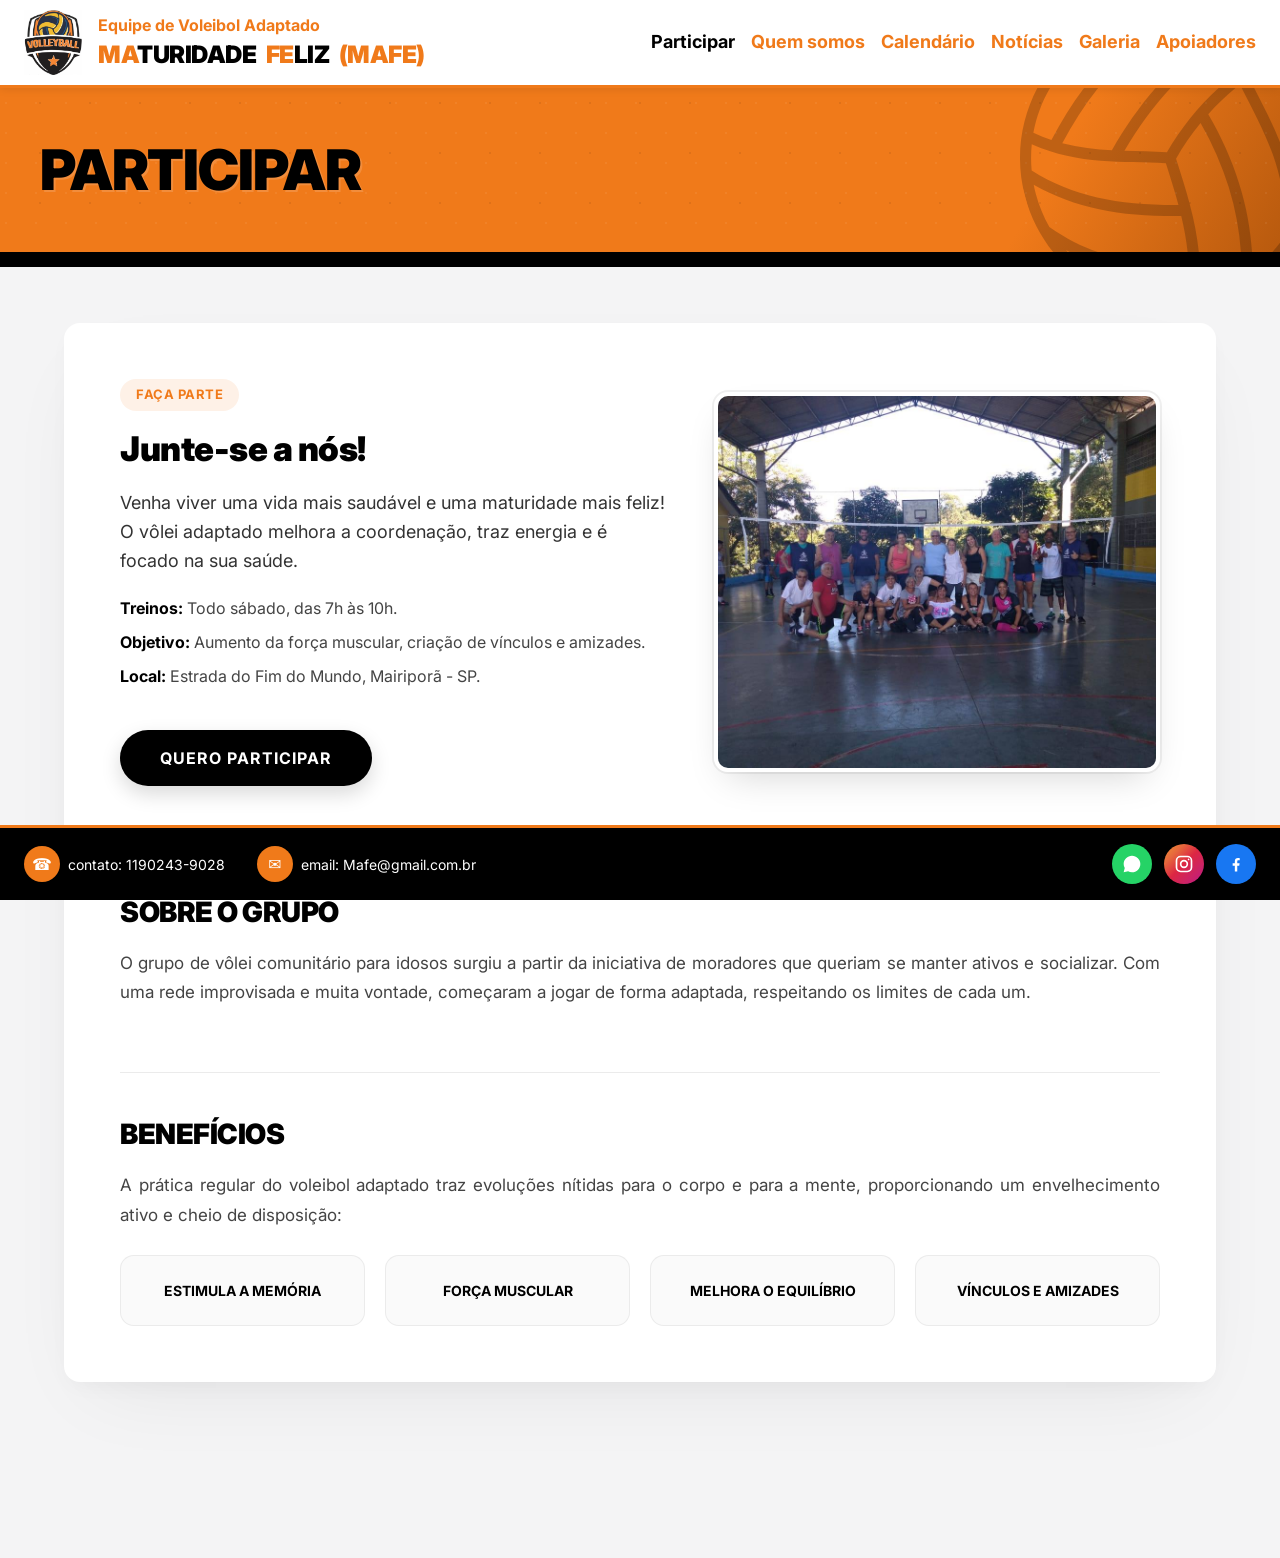
<file: participar.html>
<!DOCTYPE html>
<html lang="pt-BR">
<head>
  <meta charset="UTF-8">
  <meta name="viewport" content="width=device-width, initial-scale=1.0">
  <link rel="preconnect" href="https://fonts.googleapis.com">
  <link rel="preconnect" href="https://fonts.gstatic.com" crossorigin>
  <link href="https://fonts.googleapis.com/css2?family=Inter:wght=400;700;900&display=swap" rel="stylesheet">
  <link rel="stylesheet" href="css/global/global.css">
  <link rel="stylesheet" href="css/abas/participar.css">
  <title>MAFE — Participar | Voleibol Adaptado</title>
  <meta name="description" content="Junte-se à equipe Maturidade Feliz (MAFE). Veja horários, locais e venha treinar vôlei adaptado conosco.">
</head>
<body>

  <header>
    <div class="head-inner">
      <div class="brand">
        <a href="index.html" class="brand-link">
          <img src="imgs/brandLogo.jpeg" alt="Logo MAFE" class="brand-logo-img">
          <div>
            <p class="sub">Equipe de Voleibol Adaptado</p>
            <h1 class="title"><span class="o">MA</span>TURIDADE  <span class="o">FE</span>LIZ <span class="o">(MAFE)</span></h1>
          </div>
        </a>
      </div>

      <nav id="navLinks">
        <a href="participar.html" class="active">Participar</a>
        <a href="quemSomos.html">Quem somos</a>
        <a href="maquetes/calendario.html">Calendário</a>
        <a href="noticias.html">Notícias</a>
        <a href="maquetes/galeria.html">Galeria</a>
        <a href="apoiadores.html">Apoiadores</a>
      </nav>

      <button class="navToggle" id="navToggle">
        <span></span><span></span><span></span>
      </button>

    </div>
  </header>

  <main>
    <section class="page-hero">
      <div class="hero-content">
        <h2 class="page-title">PARTICIPAR</h2>
      </div>
      <div class="hero-illustration">
        <svg fill="#000000" height="800px" width="800px" version="1.1" id="Capa_1" xmlns="http://www.w3.org/2000/svg" xmlns:xlink="http://www.w3.org/1999/xlink"
          viewBox="0 0 270 270" xml:space="preserve">
          <path color-rendering="auto" image-rendering="auto" shape-rendering="auto" color-interpolation="sRGB" d="M135,0
          C60.501,0,0,60.501,0,135s60.501,135,135,135s135-60.501,135-135S209.499,0,135,0L135,0z M135,10c8.238,0,16.286,0.803,24.076,2.32
          C107.503,26.087,68.229,56.884,36.088,91.793c-4.713-3.12-9.391-6.586-14.025-10.469C42.127,39.132,85.125,10,135,10z
          M179.309,18.074c11.844,4.484,22.828,10.709,32.635,18.373c-44.553,12-88.155,40.126-125.668,78.328
          c-14.074-4.542-27.939-9.86-41.512-17.635C79.53,59.724,121.894,28.213,179.309,18.074z M221.209,44.443
          c7.075,6.737,13.356,14.297,18.699,22.525c-43.361,12.714-78.066,34.361-106.256,62.311c-12.308-4.139-24.523-7.533-36.598-11.154
          C134.659,80.914,178.054,54.399,221.209,44.443z M245.17,75.854C254.631,93.458,260,113.594,260,135
          c0,30.896-11.183,59.151-29.721,80.953c12.562-49.222,0.949-88.962-7.951-132.492C229.647,80.638,237.251,78.093,245.17,75.854z
          M212.908,87.313c10.01,48.491,22.157,89.067,2.275,143.617c-10.24,8.566-21.871,15.524-34.514,20.481
          c12.195-44.117,11.962-94.034-2.211-145.607C189.147,98.849,200.596,92.657,212.908,87.313L212.908,87.313z M17.992,90.914
          c36.704,29.647,75.513,35.486,112.174,47.746c0.65,13.172,1.236,26.259,1.236,39.168c-51.494-13.46-89.242-31.515-119.582-64.185
          C13.17,105.79,15.253,98.191,17.992,90.914L17.992,90.914z M169.711,111.783c13.533,51.416,12.673,100.668-0.613,143.52
          C158.261,258.363,146.823,260,135,260c-2.315,0-4.614-0.067-6.898-0.191c15.932-39.504,14.054-81.547,11.998-122.838
          C149.25,127.836,159.086,119.412,169.711,111.783L169.711,111.783z M10.299,126.439c31.42,31.094,70.444,48.706,120.957,61.68
          c-0.38,13.943-1.605,27.66-4.379,41.039c-33.631-6.738-75.696-17.996-112.801-62.365C11.42,156.643,10,145.989,10,135
          C10,132.122,10.108,129.269,10.299,126.439L10.299,126.439z M23.131,190.857c34.621,32.155,72.084,42.112,101.432,48.033
          c-1.817,6.736-4.073,13.381-6.863,19.916C76.154,253.067,41.169,226.955,23.131,190.857L23.131,190.857z"/>
        </svg>
      </div>
    </section>

    <div class="container-flutuante">

      <section class="join-block">
        <div class="join-text-col">
          <span class="join-tag">Faça parte</span>
          <h3 class="join-heading">Junte-se a nós!</h3>
          
          <p class="join-intro">
            Venha viver uma vida mais saudável e uma maturidade mais feliz! O vôlei adaptado melhora a coordenação, traz energia e é focado na sua saúde.
          </p>

          <ul class="join-info-list">
            <li><strong>Treinos:</strong> Todo sábado, das 7h às 10h.</li>
            <li><strong>Objetivo:</strong> Aumento da força muscular, criação de vínculos e amizades.</li>
            <li><strong>Local:</strong> Estrada do Fim do Mundo, Mairiporã - SP.</li>
          </ul>

          <a href="https://google.com" target="_blank" class="btn-participar">
            Quero Participar
          </a>
        </div>

        <div class="join-img-col">
          <img src="imgs/imgs slide/2 A 4 MAIO 2019 NIDE.jpg" alt="Integrantes da equipe MAFE sorrindo na praia" class="join-img">
        </div>
      </section>

      <section class="info-section">
        <h3 class="section-title">Sobre o Grupo</h3>
        <p class="section-paragraph">
          O grupo de vôlei comunitário para idosos surgiu a partir da iniciativa de moradores que queriam se manter ativos e socializar. Com uma rede improvisada e muita vontade, começaram a jogar de forma adaptada, respeitando os limites de cada um.
        </p>
      </section>

      <section class="info-section">
        <h3 class="section-title">Benefícios</h3>
        <p class="section-paragraph">
          A prática regular do voleibol adaptado traz evoluções nítidas para o corpo e para a mente, proporcionando um envelhecimento ativo e cheio de disposição:
        </p>
        
        <div class="benefits-grid">
          <div class="benefit-card">
            <h4>Estimula a memória</h4>
          </div>
          <div class="benefit-card">
            <h4>Força muscular</h4>
          </div>
          <div class="benefit-card">
            <h4>Melhora o equilíbrio</h4>
          </div>
          <div class="benefit-card">
            <h4>Vínculos e amizades</h4>
          </div>
        </div>
      </section>

    </div>
  </main>

  <footer>
    <div class="foot">
      <div class="contacts">
        <a href="tel:11902439028"><span class="ic">&#9742;</span><span>contato: 1190243-9028</span></a>
        <a href="mailto:maturidadef@gmail.com"><span class="ic">&#9993;</span><span>email: Mafe@gmail.com.br</span></a>
      </div>
      <div class="socials">
        <a href="#" aria-label="WhatsApp" style="background:#25D366"><svg viewBox="0 0 24 24" fill="currentColor"><path d="M17.5 14.4c-.3-.1-1.7-.8-2-.9-.3-.1-.5-.2-.7.2-.2.3-.7.9-.9 1.1-.2.2-.3.2-.6.1-1.8-.9-3-1.6-4.2-3.6-.3-.5.3-.5.9-1.6.1-.2 0-.4 0-.5 0-.2-.7-1.6-.9-2.2-.2-.6-.5-.5-.7-.5h-.6c-.2 0-.5.1-.8.4s-1 1-1 2.4 1.1 2.8 1.2 3c.2.2 2.1 3.3 5.2 4.6 1.9.8 2.7.9 3.6.8.6-.1 1.7-.7 2-1.4.2-.7.2-1.2.2-1.4-.1-.2-.3-.3-.6-.5zM12 2C6.5 2 2 6.5 2 12c0 1.7.4 3.4 1.3 4.9L2 22l5.3-1.3c1.4.8 3 1.2 4.7 1.2 5.5 0 10-4.5 10-10S17.5 2 12 2z"/></svg></a>
        <a href="#" aria-label="Instagram" style="background:linear-gradient(135deg,#f09433,#e6683c,#dc2743,#cc2366,#bc1888)"><svg viewBox="0 0 24 24" fill="none" stroke="currentColor" stroke-width="2"><rect x="3" y="3" width="18" height="18" rx="5"/><circle cx="12" cy="12" r="4"/><circle cx="17.5" cy="6.5" r="1" fill="currentColor" stroke="none"/></svg></a>
        <a href="#" aria-label="Facebook" style="background:#1877F2"><svg viewBox="0 0 24 24" fill="currentColor"><path d="M13.5 21v-7h2.4l.4-3h-2.8V9.1c0-.9.3-1.5 1.5-1.5h1.5V5c-.3 0-1.2-.1-2.2-.1-2.2 0-3.7 1.3-3.7 3.8V11H8v3h2.6v7h2.9z"/></svg></a>
      </div>
    </div>
  </footer>

<script src="js/script.js"></script>
</body>
</html>
</file>
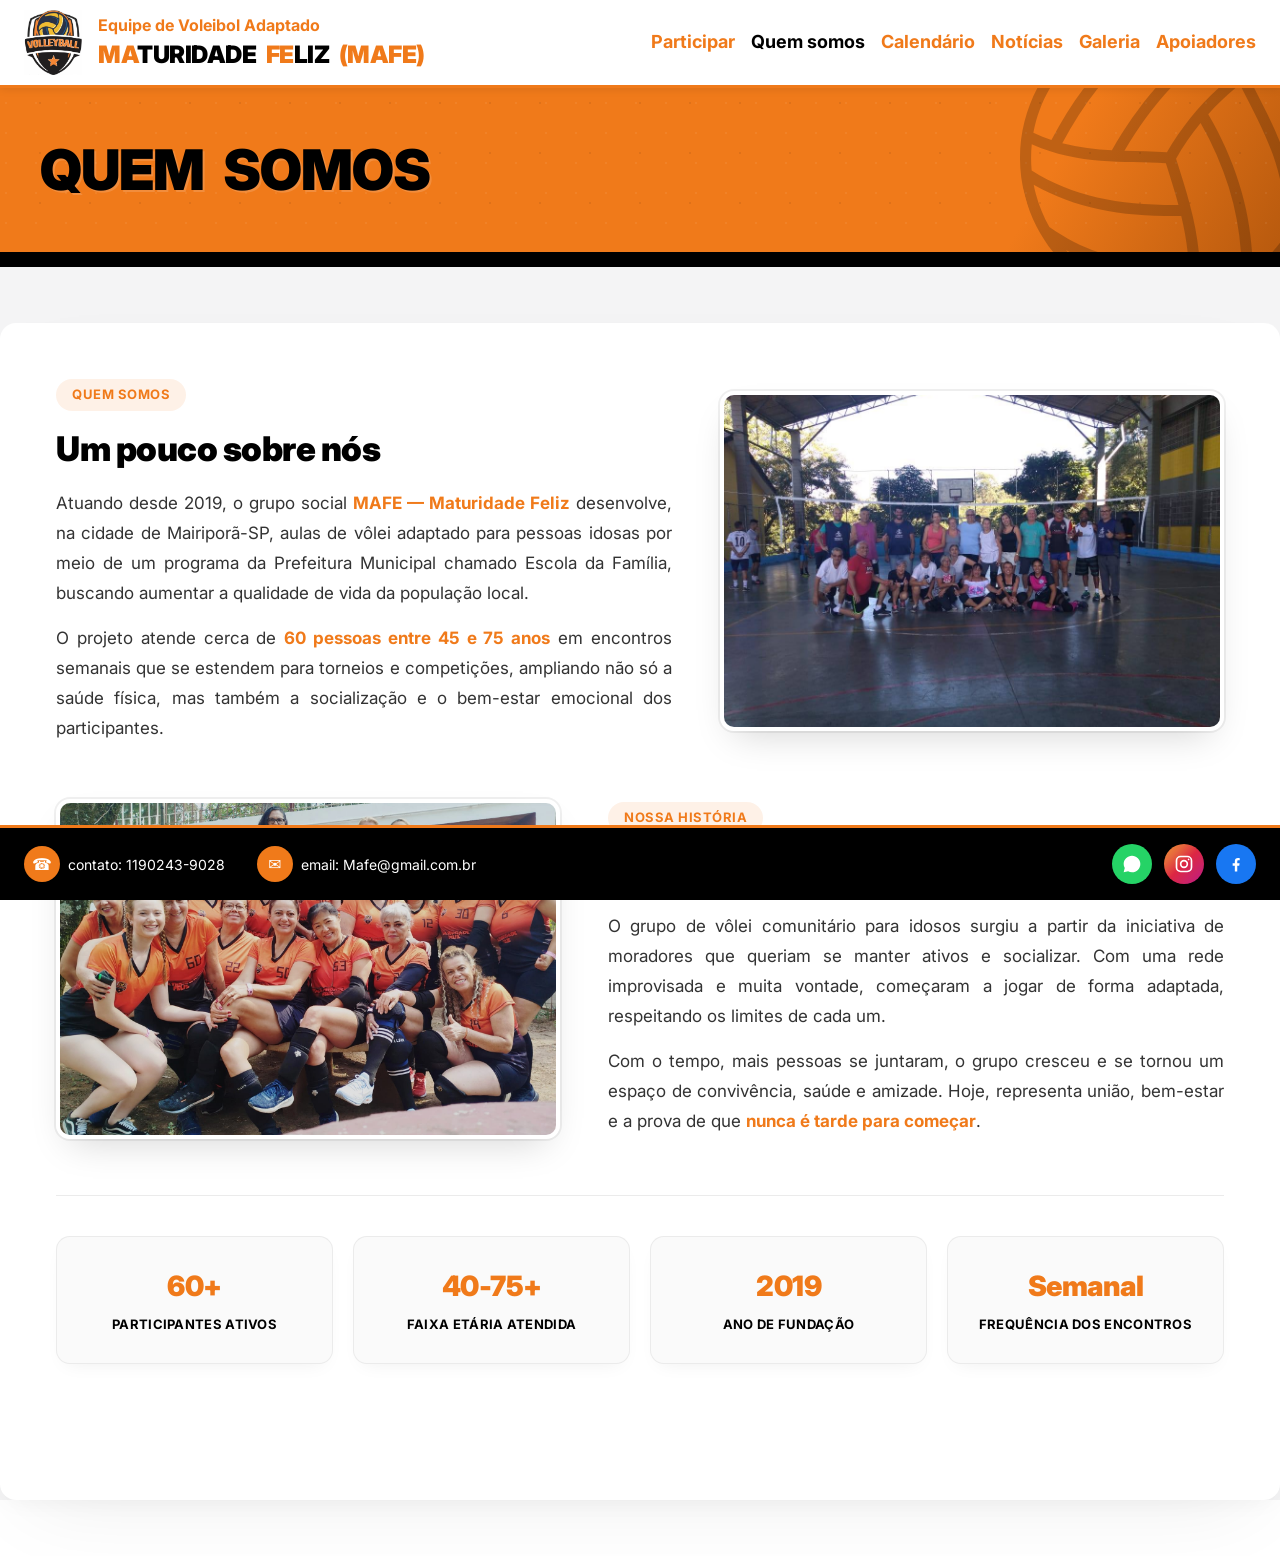
<file: quemSomos.html>
<!DOCTYPE html>
<html lang="pt-BR">
<head>
  <meta charset="UTF-8">
  <meta name="viewport" content="width=device-width, initial-scale=1.0">
  <link rel="preconnect" href="https://fonts.googleapis.com">
  <link rel="preconnect" href="https://fonts.gstatic.com" crossorigin>
  <link href="https://fonts.googleapis.com/css2?family=Inter:wght@400;700;900&display=swap" rel="stylesheet">
  <link rel="stylesheet" href="css/global/global.css">
  <link rel="stylesheet" href="css/abas/quemSomos.css">
  <title>MAFE — Maturidade Feliz | Voleibol Adaptado</title>
  <meta name="description" content="Site oficial da equipe Maturidade Feliz (MAFE) — Voleibol Adaptado. Acompanhe notícias, calendário e como participar.">
</head>
<body>

  <header>
    <div class="head-inner">
      <div class="brand">
        <a href="index.html" class="brand-link">
          <img src="imgs/brandLogo.jpeg" alt="Logo MAFE" class="brand-logo-img">
          <div>
            <p class="sub">Equipe de Voleibol Adaptado</p>
            <h1 class="title"><span class="o">MA</span>TURIDADE  <span class="o">FE</span>LIZ <span class="o">(MAFE)</span></h1>
          </div>
        </a>
      </div>

      <nav id="navLinks">
        <a href="participar.html">Participar</a>
        <a href="quemSomos.html" class="active">Quem somos</a>
        <a href="maquetes/calendario.html">Calendário</a>
        <a href="noticias.html">Notícias</a>
        <a href="maquetes/galeria.html">Galeria</a>
        <a href="apoiadores.html">Apoiadores</a>
      </nav>

      <button class="navToggle" id="navToggle">
        <span></span><span></span><span></span>
      </button>

    </div>
  </header>

  <main>
    <section class="page-hero">
      <div class="hero-content">
        <h2 class="page-title">QUEM SOMOS</h2>
      </div>
      <div class="hero-illustration">
        <svg fill="#000000" height="800px" width="800px" version="1.1" id="Capa_1" xmlns="http://www.w3.org/2000/svg" xmlns:xlink="http://www.w3.org/1999/xlink"
          viewBox="0 0 270 270" xml:space="preserve">
          <path color-rendering="auto" image-rendering="auto" shape-rendering="auto" color-interpolation="sRGB" d="M135,0
          C60.501,0,0,60.501,0,135s60.501,135,135,135s135-60.501,135-135S209.499,0,135,0L135,0z M135,10c8.238,0,16.286,0.803,24.076,2.32
          C107.503,26.087,68.229,56.884,36.088,91.793c-4.713-3.12-9.391-6.586-14.025-10.469C42.127,39.132,85.125,10,135,10z
          M179.309,18.074c11.844,4.484,22.828,10.709,32.635,18.373c-44.553,12-88.155,40.126-125.668,78.328
          c-14.074-4.542-27.939-9.86-41.512-17.635C79.53,59.724,121.894,28.213,179.309,18.074z M221.209,44.443
          c7.075,6.737,13.356,14.297,18.699,22.525c-43.361,12.714-78.066,34.361-106.256,62.311c-12.308-4.139-24.523-7.533-36.598-11.154
          C134.659,80.914,178.054,54.399,221.209,44.443z M245.17,75.854C254.631,93.458,260,113.594,260,135
          c0,30.896-11.183,59.151-29.721,80.953c12.562-49.222,0.949-88.962-7.951-132.492C229.647,80.638,237.251,78.093,245.17,75.854z
          M212.908,87.313c10.01,48.491,22.157,89.067,2.275,143.617c-10.24,8.566-21.871,15.524-34.514,20.481
          c12.195-44.117,11.962-94.034-2.211-145.607C189.147,98.849,200.596,92.657,212.908,87.313L212.908,87.313z M17.992,90.914
          c36.704,29.647,75.513,35.486,112.174,47.746c0.65,13.172,1.236,26.259,1.236,39.168c-51.494-13.46-89.242-31.515-119.582-64.185
          C13.17,105.79,15.253,98.191,17.992,90.914L17.992,90.914z M169.711,111.783c13.533,51.416,12.673,100.668-0.613,143.52
          C158.261,258.363,146.823,260,135,260c-2.315,0-4.614-0.067-6.898-0.191c15.932-39.504,14.054-81.547,11.998-122.838
          C149.25,127.836,159.086,119.412,169.711,111.783L169.711,111.783z M10.299,126.439c31.42,31.094,70.444,48.706,120.957,61.68
          c-0.38,13.943-1.605,27.66-4.379,41.039c-33.631-6.738-75.696-17.996-112.801-62.365C11.42,156.643,10,145.989,10,135
          C10,132.122,10.108,129.269,10.299,126.439L10.299,126.439z M23.131,190.857c34.621,32.155,72.084,42.112,101.432,48.033
          c-1.817,6.736-4.073,13.381-6.863,19.916C76.154,253.067,41.169,226.955,23.131,190.857L23.131,190.857z"/>
        </svg>
      </div>
    </section>

    <div class="container-flutuante">
      <article class="about-block">
        <div class="about-text-col">
          <span class="about-tag">Quem somos</span>
          <h3 class="about-heading">Um pouco sobre nós</h3>
          <p class="about-text">
            Atuando desde 2019, o grupo social <strong>MAFE — Maturidade Feliz</strong> desenvolve, na cidade de
            Mairiporã-SP, aulas de vôlei adaptado para pessoas idosas por meio de um programa da Prefeitura
            Municipal chamado Escola da Família, buscando aumentar a qualidade de vida da população local.
          </p>
          <p class="about-text">
            O projeto atende cerca de <strong>60 pessoas entre 45 e 75 anos</strong> em encontros semanais que se
            estendem para torneios e competições, ampliando não só a saúde física, mas também a socialização e o
            bem-estar emocional dos participantes.
          </p>
        </div>
        <div class="about-img-col">
          <img src="imgs/imgs slide/2 A 4 MAIO 2019 NIDE.jpg" alt="Equipe MAFE reunida na praia" class="about-img">
        </div>
      </article>

      <article class="about-block reverse">
        <div class="about-text-col">
          <span class="about-tag">Nossa história</span>
          <h3 class="about-heading">Onde tudo começou</h3>
          <p class="about-text">
            O grupo de vôlei comunitário para idosos surgiu a partir da iniciativa de moradores que queriam se
            manter ativos e socializar. Com uma rede improvisada e muita vontade, começaram a jogar de forma
            adaptada, respeitando os limites de cada um. 
          </p>
          <p class="about-text">
            Com o tempo, mais pessoas se juntaram, o grupo cresceu e se tornou um espaço de convivência, saúde e
            amizade. Hoje, representa união, bem-estar e a prova de que <strong>nunca é tarde para começar</strong>.
          </p>
        </div>
        <div class="about-img-col">
          <img src="imgs/imgs slide/5E.jpg" alt="Equipe MAFE em quadra de praia" class="about-img">
        </div>
      </article>

      <div class="about-stats">
        <div class="stat-card">
          <span class="stat-number">60+</span>
          <span class="stat-label">Participantes ativos</span>
        </div>
        <div class="stat-card">
          <span class="stat-number">40-75+</span>
          <span class="stat-label">Faixa etária atendida</span>
        </div>
        <div class="stat-card">
          <span class="stat-number">2019</span>
          <span class="stat-label">Ano de fundação</span>
        </div>
        <div class="stat-card">
          <span class="stat-number">Semanal</span>
          <span class="stat-label">Frequência dos encontros</span>
        </div>
      </div>

    </div>
  </main>

  <footer>
    <div class="foot">
      <div class="contacts">
        <a href="tel:11902439028"><span class="ic">&#9742;</span><span>contato: 1190243-9028</span></a>
        <a href="mailto:maturidadef@gmail.com"><span class="ic">&#9993;</span><span>email: Mafe@gmail.com.br</span></a>
      </div>
      <div class="socials">
        <a href="#" aria-label="WhatsApp" style="background:#25D366"><svg viewBox="0 0 24 24" fill="currentColor"><path d="M17.5 14.4c-.3-.1-1.7-.8-2-.9-.3-.1-.5-.2-.7.2-.2.3-.7.9-.9 1.1-.2.2-.3.2-.6.1-1.8-.9-3-1.6-4.2-3.6-.3-.5.3-.5.9-1.6.1-.2 0-.4 0-.5 0-.2-.7-1.6-.9-2.2-.2-.6-.5-.5-.7-.5h-.6c-.2 0-.5.1-.8.4s-1 1-1 2.4 1.1 2.8 1.2 3c.2.2 2.1 3.3 5.2 4.6 1.9.8 2.7.9 3.6.8.6-.1 1.7-.7 2-1.4.2-.7.2-1.2.2-1.4-.1-.2-.3-.3-.6-.5zM12 2C6.5 2 2 6.5 2 12c0 1.7.4 3.4 1.3 4.9L2 22l5.3-1.3c1.4.8 3 1.2 4.7 1.2 5.5 0 10-4.5 10-10S17.5 2 12 2z"/></svg></a>
        <a href="#" aria-label="Instagram" style="background:linear-gradient(135deg,#f09433,#e6683c,#dc2743,#cc2366,#bc1888)"><svg viewBox="0 0 24 24" fill="none" stroke="currentColor" stroke-width="2"><rect x="3" y="3" width="18" height="18" rx="5"/><circle cx="12" cy="12" r="4"/><circle cx="17.5" cy="6.5" r="1" fill="currentColor" stroke="none"/></svg></a>
        <a href="#" aria-label="Facebook" style="background:#1877F2"><svg viewBox="0 0 24 24" fill="currentColor"><path d="M13.5 21v-7h2.4l.4-3h-2.8V9.1c0-.9.3-1.5 1.5-1.5h1.5V5c-.3 0-1.2-.1-2.2-.1-2.2 0-3.7 1.3-3.7 3.8V11H8v3h2.6v7h2.9z"/></svg></a>
      </div>
    </div>
  </footer>

<script src="js/script.js"></script>
</body>
</html>
</file>
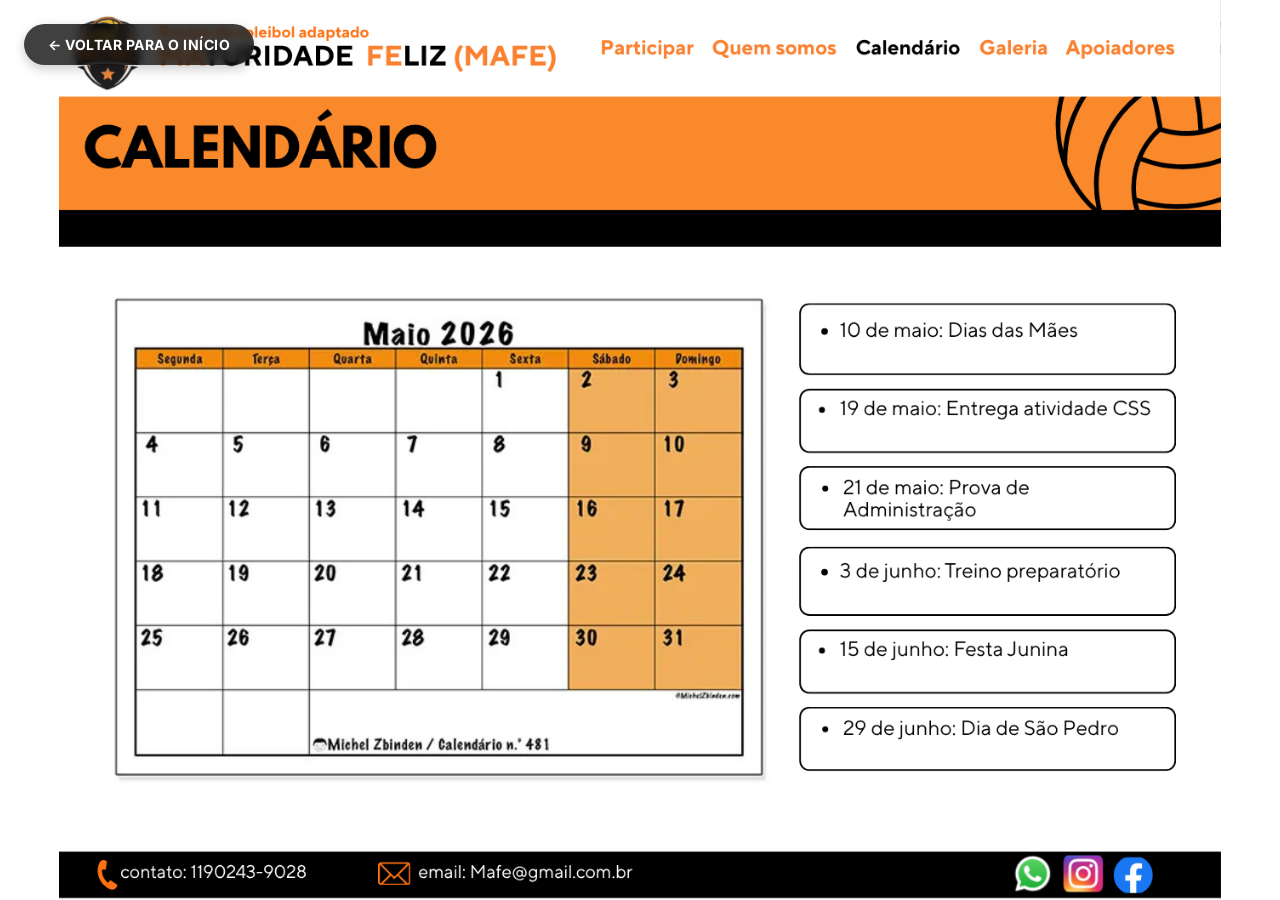
<file: maquetes/calendario.html>
<!DOCTYPE html>
<html lang="pt-BR">
<head>
  <meta charset="UTF-8">
  <meta name="viewport" content="width=device-width, initial-scale=1.0">
  <link rel="preconnect" href="https://fonts.googleapis.com">
  <link rel="preconnect" href="https://fonts.gstatic.com" crossorigin>
  <link href="https://fonts.googleapis.com/css2?family=Inter:wght=700&display=swap" rel="stylesheet">
  <title>MAFE — Visualização da Maquete</title>

  <style>
    body, html {
      margin: 0;
      padding: 0;
      width: 100%;
      height: 100%;
      overflow: hidden;
    }

    .maquete-fullscreen-bg {
      width: 100vw;
      height: 100vh;
      background-image: url('../imgs/prototipos/calendario.png'); 
      background-position: center center;
      background-repeat: no-repeat;
      background-size: contain;
      position: relative;
    }

    .maquete-back-floating-btn {
      position: absolute;
      top: 24px;
      left: 24px;
      background: rgba(0, 0, 0, 0.75);
      color: #ffffff;
      padding: 12px 24px;
      font-family: 'Inter', sans-serif;
      font-size: 14px;
      font-weight: 700;
      text-decoration: none;
      text-transform: uppercase;
      letter-spacing: 0.5px;
      border-radius: 30px;
      box-shadow: 0 4px 12px rgba(0,0,0,0.2);
      backdrop-filter: blur(4px);
      transition: background 0.2s, transform 0.2s;
    }

    .maquete-back-floating-btn:hover {
      background: rgba(0, 0, 0, 0.9);
      transform: translateY(-2px);
    }

    
    @media (max-width: 768px) {
      .maquete-back-floating-btn {
        top: 16px;
        left: 16px;
        padding: 10px 18px;
        font-size: 12px;
      }
    }
  </style>
</head>
<body>

  <main class="maquete-fullscreen-bg">
    
    <a href="../index.html" class="maquete-back-floating-btn">
      &larr; Voltar para o Início
    </a>

  </main>

</body>
</html>
</file>
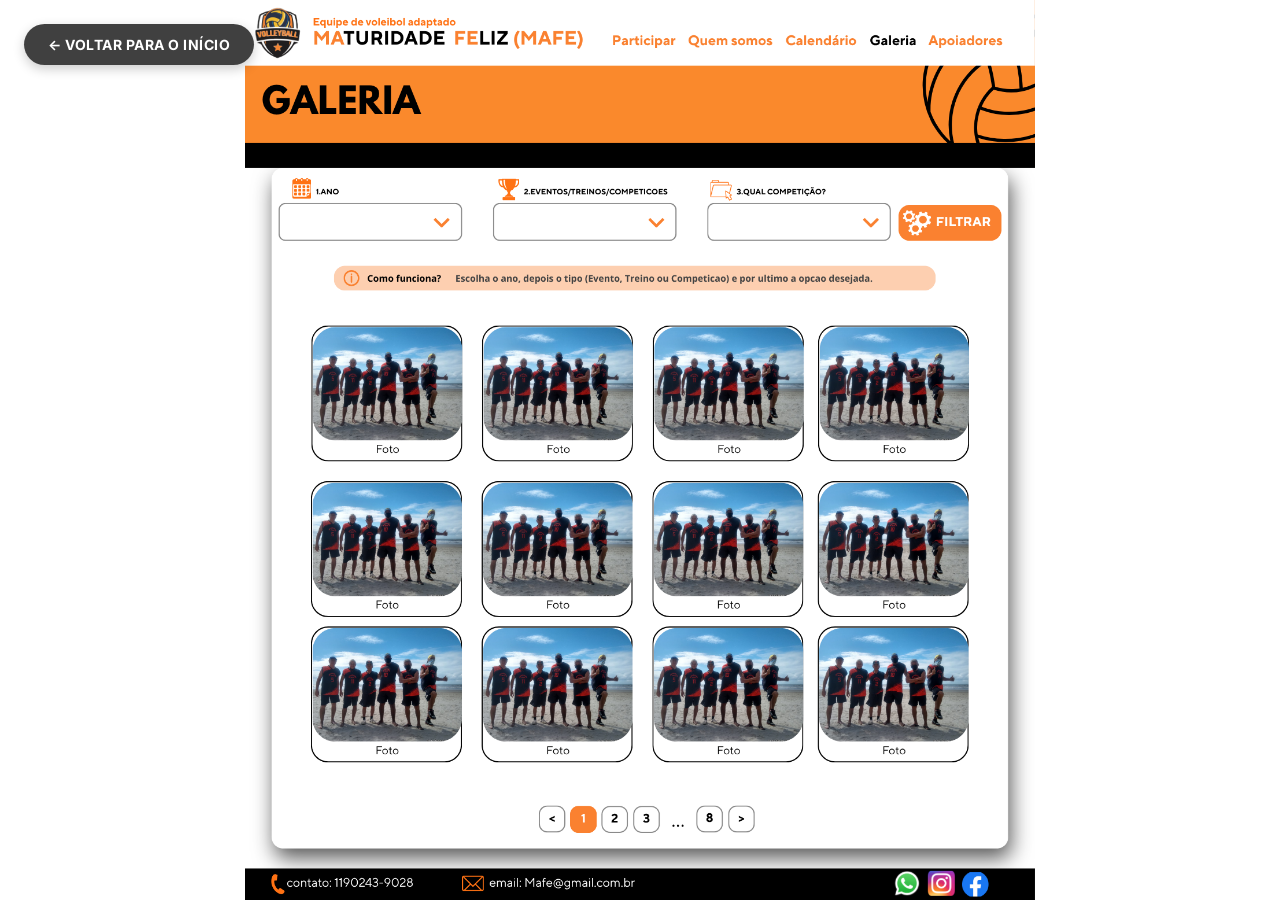
<file: maquetes/galeria.html>
<!DOCTYPE html>
<html lang="pt-BR">
<head>
  <meta charset="UTF-8">
  <meta name="viewport" content="width=device-width, initial-scale=1.0">
  <link rel="preconnect" href="https://fonts.googleapis.com">
  <link rel="preconnect" href="https://fonts.gstatic.com" crossorigin>
  <link href="https://fonts.googleapis.com/css2?family=Inter:wght=700&display=swap" rel="stylesheet">
  <title>MAFE — Visualização da Maquete</title>

  <style>
    body, html {
      margin: 0;
      padding: 0;
      width: 100%;
      height: 100%;
      overflow: hidden;
    }

    .maquete-fullscreen-bg {
      width: 100vw;
      height: 100vh;
      background-image: url('../imgs/prototipos/galeria.png'); 
      background-position: center center;
      background-repeat: no-repeat;
      background-size: contain;
      position: relative;
    }

    .maquete-back-floating-btn {
      position: absolute;
      top: 24px;
      left: 24px;
      background: rgba(0, 0, 0, 0.75);
      color: #ffffff;
      padding: 12px 24px;
      font-family: 'Inter', sans-serif;
      font-size: 14px;
      font-weight: 700;
      text-decoration: none;
      text-transform: uppercase;
      letter-spacing: 0.5px;
      border-radius: 30px;
      box-shadow: 0 4px 12px rgba(0,0,0,0.2);
      backdrop-filter: blur(4px);
      transition: background 0.2s, transform 0.2s;
    }

    .maquete-back-floating-btn:hover {
      background: rgba(0, 0, 0, 0.9);
      transform: translateY(-2px);
    }

    
    @media (max-width: 768px) {
      .maquete-back-floating-btn {
        top: 16px;
        left: 16px;
        padding: 10px 18px;
        font-size: 12px;
      }
    }
  </style>
</head>
<body>

  <main class="maquete-fullscreen-bg">
    
    <a href="../index.html" class="maquete-back-floating-btn">
      &larr; Voltar para o Início
    </a>

  </main>

</body>
</html>
</file>
<file: css/global/global.css>
@import url('https://fonts.googleapis.com/css2?family=Inter:wght@400;700;900&display=swap');

/* =====================
   VARIÁVEIS e BASICO
   ===================== */

:root {
  --orange: #F07A1A;
  --orange-hover: #d96a10;
  --orange-dark: #b85a0e;
  --dark: #000000;
  --white: #FFFFFF;
  --radius: 1rem;
  --shadow: 0 20px 50px -20px rgba(0,0,0,.25);
}

* {
  box-sizing: border-box;
  margin: 0;
  padding: 0;
}

body {
  font-family: 'Inter', system-ui, -apple-system, "Segoe UI", Roboto, Arial, sans-serif;
  background: var(--white);
  color: var(--dark);
  line-height: 1.5;
}

a {
  text-decoration: none;
  color: inherit;
}

img {
  display: block;
  max-width: 100%;
}



/* =====================
   HEADER
   ===================== */

header {
  background: #fff;
  width: 100%;
  position: sticky;
  top: 0;
  z-index: 100;
  box-shadow: 0 2px 8px rgba(0,0,0,.08);
  border-bottom: 3px solid var(--orange);
}

.head-inner {
  display: flex;
  align-items: center;
  justify-content: space-between;
  gap: 24px;
  padding: 10px 24px;
  width: 100%;
}

.brand {
  display: flex;
  align-items: center;
  flex-shrink: 0;
}

.brand h1 {
  word-spacing: 5px;
}

.brand-link {
  display: flex;
  align-items: center;
  gap: 16px;
}

.brand-logo-img {
  height: 90px;
  width: auto;
  object-fit: contain;
  flex-shrink: 0;
  transition: transform 0.3s ease;
}

.brand-link:hover .brand-logo-img {
  transform: scale(1.04);
}

.sub {
  font-size: 20px;
  font-weight: 700;
  color: var(--orange);
}

h1.title {
  font-size: 30px;
  font-weight: 900;
  letter-spacing: -.5px;
  color: var(--dark);
}

h1.title .o {
  color: var(--orange);
}



/* =====================
   NAV
   ===================== */

nav {
  display: flex;
  flex-wrap: wrap;
  align-items: center;
  justify-content: flex-end;
  gap: 8px 24px;
  flex-shrink: 1;
  min-width: 0;
}

nav a {
  font-size: 25px;
  font-weight: 700;
  color: var(--orange);
  position: relative;
  padding-bottom: 3px;
  transition: color 0.2s;
}

nav a::after {
  content: '';
  position: absolute;
  bottom: 0;
  left: 0;
  width: 0;
  height: 2px;
  background: var(--dark);
  transition: width 0.25s ease;
}

nav a.active, nav a:hover {
  color: var(--dark);
}

nav a:hover::after {
  width: 100%;
}

.navToggle {
  display: none; /* Fica oculto se tela for grande o bastante */
  flex-direction: column;
  gap: 5px;
  width: 40px;
  height: 40px;
  align-items: center;
  justify-content: center;
  background: transparent;
  border: 2px solid var(--orange);
  border-radius: 8px;
  cursor: pointer;
  flex-shrink: 0;
}

.navToggle span {
  display: block;
  width: 20px;
  height: 2.5px;
  background: var(--orange);
  transition: transform .25s, opacity .25s;
}



/* =====================
   FOOTER
   ===================== */

footer {
  background: var(--dark);
  color: #fff;
  position: fixed;
  bottom: 0;
  left: 0;
  width: 100%;
  z-index: 1000;
  border-top: 3px solid var(--orange);
}

.foot {
  display: flex;
  flex-direction: column;
  align-items: center;
  gap: 16px;
  padding: 16px 24px;
  width: 100%;
}

.contacts {
  display: flex;
  flex-direction: column;
  align-items: center;
  gap: 12px;
}

.contacts a {
  display: flex;
  align-items: center;
  gap: 8px;
  font-size: 14px;
  transition: color 0.2s;
}

.contacts a:hover {
  color: var(--orange);
}

.ic {
  display: flex;
  align-items: center;
  justify-content: center;
  height: 36px;
  width: 36px;
  border-radius: 50%;
  background: var(--orange);
  font-size: 16px;
  transition: background 0.2s, transform 0.2s;
}

.contacts a:hover .ic {
  background: var(--orange-hover);
  transform: scale(1.1);
}

.socials {
  display: flex;
  gap: 12px;
}

.socials a {
  height: 40px;
  width: 40px;
  border-radius: 50%;
  display: flex;
  align-items: center;
  justify-content: center;
  color: #fff;
  box-shadow: 0 4px 10px rgba(0,0,0,.3);
  transition: transform 0.2s, box-shadow 0.2s;
}

.socials a:hover {
  transform: scale(1.12) translateY(-2px);
  box-shadow: 0 6px 16px rgba(0,0,0,.4);
}

.socials svg {
  height: 20px;
  width: 20px;
}



/* ===================================================
   RESPONSIVIDADE PARA CELULARES (320px até 420px)
   — apenas header/footer
   =================================================== */
@media (max-width: 420px) {

  html, body {
    overflow-x: hidden !important;
    width: 100% !important;
  }

  .brand-logo-img {
    height: 40px !important;
    display: block !important;
  }

  .brand-link {
    display: flex !important;
    align-items: center !important; 
    justify-content: flex-start !important; 
    gap: 10px !important;
  }

  h1.title {
    visibility: visible !important;
    position: relative !important;
    font-size: 18px !important;
    font-weight: 900 !important;
    line-height: 1 !important;
    color: transparent !important; 
    display: inline-block !important;
    text-align: left !important;
    width: 65px !important; 
  }

  h1.title::after {
    content: "MAFE" !important;
    visibility: visible !important;
    color: var(--dark) !important;
    position: absolute !important;
    left: 0 !important;
    top: 50% !important;
    transform: translateY(-50%) !important;
  }

  h1.title .o {
    display: none !important;
  }

  .sub {
    display: none !important;
  }

  .head-inner {
    padding: 10px 12px !important;
    display: flex !important;
    align-items: center !important;
    justify-content: space-between !important;
    height: 60px !important;
    box-sizing: border-box !important;
  }

  /* FOOTER COMPACTO */
  footer {
    position: fixed !important;
    bottom: 0 !important;
    left: 0 !important;
    width: 100% !important;
    z-index: 1000 !important;
    background: var(--dark) !important;
  }

  .foot {
    display: flex !important;
    flex-direction: row !important;
    justify-content: space-between !important;
    align-items: center !important;
    padding: 8px 12px !important;
    gap: 4px !important;
  }

  .contacts {
    flex-direction: column !important;
    align-items: flex-start !important;
    gap: 4px !important;
  }

  .contacts a {
    font-size: 10px !important;
    gap: 6px !important;
    display: flex !important;
    align-items: center !important;
  }

  .ic {
    display: flex !important;
    align-items: center !important;
    justify-content: center !important;
    height: 18px !important;
    width: 18px !important;
    font-size: 9px !important;
    border-radius: 50% !important;
    background: var(--orange) !important;
    flex-shrink: 0 !important;
  }

  .socials {
    gap: 6px !important;
  }

  .socials a {
    height: 26px !important;
    width: 26px !important;
  }

  .socials svg {
    height: 14px !important;
    width: 14px !important;
  }
}



/* ===================================================
   RESPONSIVIDADE E MENU RETRÁTIL (768px)
   — apenas header/nav
   =================================================== */
@media (max-width: 768px) {

  /* Exibe o botão do menu */
  .navToggle {
    display: inline-flex;
  }

  /* Esconde o menu de links horizontal padrão */
  nav {
    display: none !important;
  }

  /* O MENU QUANDO ESTIVER ABERTO (.open) VIA JS */
  nav.open {
    display: flex !important;
    flex-direction: column;
    position: absolute;
    top: 100%;
    left: 0;
    right: 0;
    background: #ffffff;
    border-bottom: 4px solid var(--orange);
    padding: 24px;
    gap: 16px;
    box-shadow: 0 15px 30px rgba(0,0,0,0.15);
    z-index: 999;
  }

  nav.open a {
    font-size: 20px !important;
    text-align: center;
    width: 100%;
    padding: 8px 0;
    border-bottom: 1px solid rgba(240, 122, 26, 0.1);
  }

  nav.open a:last-child {
    border-bottom: none;
  }

  .brand-logo-img {
    height: 44px !important;
  }

  h1.title {
    font-size: 16px !important;
  }

  .sub {
    display: none !important;
  }

  .head-inner {
    padding: 10px 16px;
  }
}

@media (min-width: 768px) {
  .foot {
    flex-direction: row;
    justify-content: space-between;
  }

  .contacts {
    flex-direction: row;
    gap: 32px;
  }
}



/* ===================================================
   AJUSTE DE RESPONSIVIDADE PARA TABLETS/TELAS (1024px)
   — apenas header
   =================================================== */
@media (max-width: 1024px) {

  .brand-logo-img {
    height: 48px !important;
  }

  h1.title {
    font-size: 22px !important;
    letter-spacing: -0.2px;
  }

  .sub {
    display: none !important;
  }

  .head-inner {
    padding: 12px 20px;
    gap: 16px;
  }

  nav a {
    font-size: 16px !important;
  }
}



/* ===================================================
   AJUSTE DE RESPONSIVIDADE (1440px)
   — apenas header
   =================================================== */
@media (max-width: 1440px) {
  .brand-logo-img {
    height: 65px;
  }

  h1.title {
    font-size: 24px;
  }

  .sub {
    font-size: 16px;
  }

  nav {
    gap: 8px 16px;
  }

  nav a {
    font-size: 18px;
  }
}
</file>
<file: css/abas/abaInicial.css>
body{ background: var(--orange) }



/* =====================
   MAIN & GRID
   ===================== */

main {
  padding: 32px 24px;
  max-width: 1400px;
  margin: 0 auto;
  min-height: calc(100vh - 130px);
}

.grid {
  display: grid;
  grid-template-columns: 1fr;
  gap: 20px;
  height: 100%;
}

@media (min-width: 1024px) {
  .grid {
    grid-template-columns: 7fr 3fr 2fr;
    align-items: stretch;
  }
}

.card {
  background: #fff;
  border-radius: var(--radius);
  box-shadow: var(--shadow);
}

.card h2 {
  font-size: 24px;
  font-weight: 800;
  margin-bottom: 16px;
  text-align: center;
}




/* =====================
   HERO / CARROSSEL PRINCIPAL
   ===================== */

.hero {
  position: relative;
  overflow: hidden;
  border-radius: 1.25rem;
  background: var(--dark);
  box-shadow: 0 20px 50px -20px rgba(0,0,0,.4);
}

.hero .slides {
  display: flex;
  transition: transform .6s ease;
}

.hero .slides a.slide {
  flex: 0 0 100%;
  position: relative;
  display: block;
}

.hero .slides img {
  width: 100%;
  aspect-ratio: 16/10;
  object-fit: cover;
  flex: 0 0 100%;
}

.hero .prev,
.hero .next {
  position: absolute;
  top: 50%;
  transform: translateY(-50%);
  background: rgba(255,255,255,.85);
  border: none;
  height: 40px;
  width: 40px;
  border-radius: 50%;
  cursor: pointer;
  font-size: 18px;
  color: var(--dark);
  opacity: 0;
  transition: opacity .2s;
  display: flex;
  align-items: center;
  justify-content: center;
}

.hero:hover .prev,
.hero:hover .next {
  opacity: 1;
}

.hero .prev { left: 12px; }
.hero .next { right: 12px; }

.slide-overlay {
  position: absolute;
  inset: 0;
  background: linear-gradient(to top, rgba(0,0,0,.85) 0%, rgba(0,0,0,.3) 50%, transparent 100%);
}

.slide-text {
  position: absolute;
  bottom: 0;
  left: 0;
  right: 0;
  padding: 20px 24px 56px;
  color: #fff;
}

.slide-tag {
  display: inline-block;
  background: var(--orange);
  color: #fff;
  font-size: 11px;
  font-weight: 700;
  letter-spacing: .5px;
  text-transform: uppercase;
  padding: 3px 10px;
  border-radius: 99px;
  margin-bottom: 8px;
}

.slide-title {
  font-size: clamp(16px, 3vw, 22px);
  font-weight: 700;
  line-height: 1.3;
  margin: 0 0 6px;
  color: #fff;
}

.slide-desc {
  font-size: 14px;
  color: rgba(255,255,255,.8);
  line-height: 1.4;
  margin: 0;
  display: -webkit-box;
  -webkit-line-clamp: 2;
  -webkit-box-orient: vertical;
  overflow: hidden;
}

.slide-link-hint {
  position: absolute;
  top: 16px;
  right: 16px;
  background: rgba(255,255,255,.15);
  border-radius: 99px;
  padding: 4px 12px;
  font-size: 12px;
  color: #fff;
  opacity: 0;
  transition: opacity .2s;
}

.slide:hover .slide-link-hint {
  opacity: 1;
}




/* =====================
   DOTS (compartilhado)
   ===================== */

.dots {
  position: absolute;
  left: 0;
  right: 0;
  bottom: 0;
  display: flex;
  justify-content: center;
  gap: 10px;
  padding: 40px 0 20px;
  background: linear-gradient(to top, rgba(0,0,0,.5), transparent);
}

.dots button {
  height: 10px;
  width: 10px;
  border-radius: 99px;
  border: none;
  background: rgba(255,255,255,.5);
  cursor: pointer;
  padding: 0;
  transition: all .2s;
}

.dots button.active {
  width: 28px;
  background: #fff;
}




/* =====================
   CARD NOTÍCIAS
   ===================== */

.news {
  padding: 28px;
  display: flex;
  flex-direction: column;
  height: 100%;
}

.news ul {
  list-style: none;
  flex: 1;
  display: flex;
  flex-direction: column;
  gap: 12px;
}

.news li {
  display: flex;
  gap: 12px;
  font-size: 14px;
  font-weight: 600;
}

.news li::before {
  content: "";
  margin-top: 7px;
  height: 6px;
  width: 6px;
  border-radius: 50%;
  background: var(--dark);
  flex-shrink: 0;
}

.news li a:hover {
  color: var(--orange);
}

.btn {
  margin-top: 24px;
  width: fit-content;
  align-self: center;
  border: none;
  border-radius: 99px;
  background: var(--dark);
  color: #fff;
  padding: 14px 32px;
  font-size: 14px;
  font-weight: 700;
  letter-spacing: .5px;
  cursor: pointer;
  transition: all .2s;
}

.btn:hover {
  background: var(--orange);
  box-shadow: 0 8px 20px -6px rgba(240,122,26,.6);
}




/* =====================
   CARD APOIADORES
   ===================== */

.ads {
  display: flex;
  flex-direction: column;
  gap: 20px;
  height: 100%;
}

.ad {
  padding: 20px;
  flex: 1;
  display: flex;
  flex-direction: column;
}

.ad-link {
  display: block;
  color: inherit;
  flex: 1;
}

.ad-link:hover .ad-box {
  opacity: 0.85;
  transition: opacity .2s;
}

.ad-box {
  width: 100%;
  height: 160px;
  border-radius: 12px;
  border: 1px solid #e2e8f0;
  background: linear-gradient(135deg, #2a2620, #1a1612);
  margin-bottom: 8px;
  overflow: hidden;
}

.ad-box img {
  width: 100%;
  height: 100%;
  object-fit: cover;
}

.ad p {
  text-align: center;
  font-size: 14px;
  font-weight: 500;
  margin-bottom: 12px;
}

.ad .dots {
  position: static;
  background: none;
  padding: 4px 0 8px;
}

.ad .dots button {
  background: rgba(0,0,0,.2);
}

.ad .dots button.active {
  background: rgba(0,0,0,.5);
}


/* ===========================================
   RESPONSIVIDADE (esse deu trabalho)
   =========================================== */

/* ===================================================
   RESPONSIVIDADE PARA CELULARES (320px até 420px)
   =================================================== */
@media (max-width: 420px) {

  main {
    padding: 16px 12px 120px !important;
    display: flex !important;
    flex-direction: column !important;
    align-items: center !important;
  }

  .grid {
    display: flex !important;
    flex-direction: column !important;
    align-items: center !important;
    width: 100% !important;
    gap: 20px !important;
  }

  .hero, .news, .ads, .ads .card.ad {
    width: 100% !important;
    max-width: 340px !important;
    margin: 0 auto !important;
  }

  .ads .card.ad {
    display: flex !important;
    flex-direction: column !important;
    box-sizing: border-box !important;
    padding: 20px !important;
  }

  .news h2, .ads h2 {
    text-align: center !important;
  }

  .news ul {
    align-items: center !important;
    text-align: center !important;
  }

  .news li {
    justify-content: center !important;
    font-size: 13px !important;
  }

  .news li::before {
    display: none !important;
  }

  .ad-box {
    width: 100% !important;
    max-width: 260px !important;
    height: auto !important;
    aspect-ratio: 16/10 !important;
    margin: 0 auto 6px !important;
  }
}




/* ===================================================
   RESPONSIVIDADE (768px)
   =================================================== */
@media (max-width: 768px) {

  .grid {
    grid-template-columns: 1fr 1fr !important;
    justify-content: space-between !important;
    column-gap: 0 !important;
    max-width: 100%;
    margin: 0 auto;
  }

  .hero {
    grid-column: span 2;
    width: 100%;
    margin: 0 auto 24px;
  }

  .hero .slides img {
    aspect-ratio: 16/10 !important;
  }

  
  .news {
    max-width: 46% !important;
    width: 100%;
    height: auto !important;
    justify-self: start;
  }

  .ads {
    max-width: 46% !important;
    width: 100%;
    height: auto !important;
    justify-self: end;
  }

  .ad-box {
    width: 100%;
    height: auto !important;
    aspect-ratio: 1/1 !important;
  }
}




/* ===================================================
   AJUSTE DE RESPONSIVIDADE PARA TABLETS/TELAS (1024px)
   =================================================== */
@media (max-width: 1024px) {

 
  .grid {
    grid-template-columns: 1fr 1fr !important;
    justify-content: space-between !important;
    column-gap: 0 !important;
    max-width: 850px;
    margin: 0 auto;
  }

  .hero {
    grid-column: span 2;
    width: 100%;
    max-width: 850px;
    margin: 0 auto 24px;
  }

  .hero .slides img {
    aspect-ratio: 16/10 !important;
  }


  .news {
    max-width: 340px !important;
    width: 100%;
    height: auto !important;
    justify-self: start;
  }

  .ads {
    max-width: 260px !important;
    width: 100%;
    height: auto !important;
    justify-self: end;
  }

  .ad-box {
    width: 100%;
    height: auto !important;
    aspect-ratio: 1/1 !important;
  }


  main {
    padding-bottom: 180px !important;
  }
}

/* ===================================================
   ALINHAMENTO VERTICAL AJUSTADO PARA MONITORES GRANDES
   =================================================== */
@media (min-width: 1440px) {

  main {
    display: flex !important;
    align-items: flex-start !important;
    justify-content: center !important;
    min-height: calc(100vh - 140px) !important;
    padding: 60px 0 24px 0 !important;
    box-sizing: border-box !important;
  }

  .grid {
    width: 100% !important;
    margin: 0 auto !important;
  }
}
</file>
<file: css/abas/apoiadores.css>
.wrap {
  max-width: 1400px;
  margin: 0 auto;
  padding: 0 24px;
}



/* =====================
   MAIN
   ===================== */

main {
  padding-bottom: 120px;
  background: #f4f4f5;
}



/* =====================
   HERO
   ===================== */

.page-hero {
  position: relative;
  background: linear-gradient(120deg, var(--orange) 80%, var(--orange-dark) 100%);
  min-height: 100px;
  width: 100%;
  display: flex;
  align-items: center;
  overflow: hidden;
  border-bottom: 15px solid #000;
}

.page-hero::before {
  content: '';
  position: absolute;
  inset: 0;
  background-image:
    radial-gradient(circle at 20% 50%, rgba(255,255,255,0.06) 1px, transparent 1px),
    radial-gradient(circle at 80% 30%, rgba(0,0,0,0.07) 1px, transparent 1px);
  background-size: 30px 30px, 50px 50px;
  pointer-events: none;
}

.hero-content {
  width: 100%;
  padding: 40px 40px;
  z-index: 2;
}

.page-title {
  color: var(--dark);
  font-size: 56px;
  font-weight: 900;
  text-transform: uppercase;
  letter-spacing: -1px;
  text-shadow: 2px 2px 0px rgba(255,255,255,0.15);
  word-spacing: 10px
}

.hero-illustration {
  position: absolute;
  right: -40px;
  top: -80px;
  height: 300px;
  width: 300px;
  opacity: 0.2;
  transform: rotate(-15deg);
  pointer-events: none;
}

.hero-illustration svg {
  width: 100%;
  height: 100%;
}



/* =====================
   SEÇÃO DE APOIADORES
   ===================== */

.supporters-section {
  padding-top: 40px;
  padding-bottom: 60px;
  max-width: 1200px;
  margin: 0 auto;
}

.supporters-grid {
  display: grid;
  grid-template-columns: repeat(5, 1fr);
  gap: 35px;
  justify-content: center;
}

.supporter-item {
  display: block;
  width: 100%;
  aspect-ratio: 1 / 1;
  border-radius: 1.2rem;
  overflow: hidden;
  box-shadow: 0 4px 12px rgba(0,0,0,0.08);
  transition: transform 0.3s ease, box-shadow 0.3s ease;
}

.supporter-item img {
  width: 100%;
  height: 100%;
  object-fit: cover;
}

/* Efeito Hover */
.supporter-item:hover {
  transform: translateY(-5px);
  box-shadow: var(--shadow);
}

/* =====================
   DETALHES EM TELA CHEIA
   ===================== */

.supporter-detail-fullscreen {
  min-height: 100vh; 
  display: block;    
  padding-top: 130px; 
  padding-bottom: 60px;
  box-sizing: border-box;
}

#apoiador1 {
  margin-top: 60px;
}

.detail-card {
  display: block;
  background: #fdfdfd;
  border-left: 6px solid var(--orange);
  border-radius: 0 var(--radius) var(--radius) 0;
  box-shadow: 0 10px 30px rgba(0, 0, 0, 0.05);
  padding: 40px;
  width: 100%;
}

.detail-image-box {
  display: block;
  width: 100%;
  max-width: 280px; 
  height: 280px;    
  margin: 0 auto 30px auto; 
}

.detail-logo {
  display: block;
  width: 100%;
  height: 100%;
  object-fit: cover; 
  border-radius: 1.2rem;
  box-shadow: 0 4px 15px rgba(0,0,0,0.1);
}

.detail-info-box {
  display: block;
  width: 100%;
}

.detail-title {
  font-size: 36px;
  font-weight: 900;
  color: var(--dark);
  margin-bottom: 12px;
  text-transform: uppercase;
  letter-spacing: -0.5px;
}

.detail-date {
  font-size: 16px;
  color: #666;
  margin-bottom: 24px;
}

.detail-text-content p {
  font-size: 18px;
  line-height: 1.7;
  color: #333;
  margin-bottom: 20px;
}

.detail-btn {
  display: inline-block;
  background: var(--orange);
  color: var(--white) !important;
  padding: 16px 32px;
  font-weight: 700;
  border-radius: 8px;
  text-transform: uppercase;
  font-size: 15px;
  letter-spacing: 0.5px;
  margin-top: 10px;
  transition: background 0.2s ease, transform 0.2s ease;
}

.detail-btn:hover {
  background: var(--orange-hover);
  transform: translateY(-2px);
}

@media (min-width: 850px) {
  .detail-card {
    display: table;
  }
  .detail-image-box {
    display: table-cell;
    vertical-align: top;
    width: 280px; 
    min-width: 280px;
    padding-right: 40px;
    margin: 0; 
  }
  .detail-info-box {
    display: table-cell;
    vertical-align: top;
  }
}

/* Ajustes finos para telas menores/celulares */
@media (max-width: 768px) {
  .page-hero {
    min-height: 140px;
    border-bottom-width: 16px;
  }

  .hero-content {
    padding: 30px 24px;
  }

  .page-title {
    font-size: 38px;
  }

  .hero-illustration {
    height: 150px;
    width: 150px;
    right: -30px;
    top: -20px;
  }

  .supporter-detail-fullscreen {
    padding-top: 100px;
    min-height: auto;
  }

  #apoiador1 {
    margin-top: 30px;
  }

  .detail-image-box {
    max-width: 200px;
    height: 200px;
  }

  .detail-title {
    font-size: 26px;
  }

  .detail-text-content p {
    font-size: 16px;
  }

  .detail-card {
    padding: 24px;
  }
}

/* =====================
   RESPONSIVIDADE — GRID DE APOIADORES
   ===================== */
@media (max-width: 992px) {
  .supporters-grid {
    grid-template-columns: repeat(3, 1fr);
    gap: 24px;
  }
}

@media (max-width: 560px) {
  .supporters-grid {
    grid-template-columns: repeat(2, 1fr);
    gap: 16px;
  }
}
</file>
<file: css/abas/noticias.css>
body { background: var(--orange); }

.wrap {
  max-width: 1400px;
  margin: 0 auto;
  padding: 0 24px;
}



/* =====================
   MAIN
   ===================== */

main {
  padding-bottom: 120px;
}



/* =====================
   PÁGINA DE NOTÍCIA ESPECÍFICA
   ===================== */

.news-fullscreen-section {
  min-height: 100vh;
  display: flex;
  align-items: center;
  justify-content: center;
  padding-top: 140px;
  padding-bottom: 140px;
  box-sizing: border-box;
}

.news-card {
  background: var(--white);
  border: 1px solid rgba(0, 0, 0, 0.08);
  border-top: 8px solid var(--orange);
  border-radius: var(--radius);
  box-shadow: var(--shadow);
  padding: 48px;
  width: 100%;
}

.news-badge {
  display: inline-block;
  background: var(--dark);
  color: var(--white);
  padding: 6px 16px;
  font-size: 14px;
  font-weight: 700;
  text-transform: uppercase;
  letter-spacing: 1px;
  border-radius: 4px;
  margin-bottom: 20px;
}

.news-main-title {
  font-size: 40px;
  font-weight: 900;
  color: var(--dark);
  line-height: 1.2;
  margin-bottom: 16px;
  letter-spacing: -1px;
}

.news-subtitle {
  font-size: 30px;
  font-weight: 900;
  color: var(--dark);
  margin-bottom: 20px;
  letter-spacing: -0.5px;
}

.news-meta-info {
  display: flex;
  flex-wrap: wrap;
  gap: 12px 32px;
  border-bottom: 2px solid rgba(240, 122, 26, 0.15);
  padding-bottom: 16px;
  margin-bottom: 32px;
}

.meta-item {
  font-size: 15px;
  color: #555;
}

.meta-item strong {
  color: var(--dark);
}

/* Linha Divisória */
.news-divider {
  border: 0;
  height: 1px;
  background: rgba(0, 0, 0, 0.08);
  margin: 40px 0;
}

.news-row {
  display: flex;
  gap: 48px;
  align-items: flex-start;
}

.news-row.reverse {
  flex-direction: row-reverse;
}

.news-col-text {
  flex: 1;
  min-width: 0;
}

.news-col-media {
  width: 380px;
  flex-shrink: 0;
}

.news-lead {
  font-size: 21px;
  font-weight: 700;
  line-height: 1.6;
  color: var(--orange-dark);
  margin-bottom: 20px;
}

.news-p {
  font-size: 18px;
  line-height: 1.75;
  color: #222;
  margin-bottom: 18px;
  text-align: justify;
}

.news-media-box {
  background: #fdfdfd;
  border: 1px solid rgba(0,0,0,0.05);
  padding: 16px;
  border-radius: var(--radius);
  box-shadow: 0 4px 15px rgba(0,0,0,0.02);
}

.news-img-frame {
  width: 100%;
  height: auto;
  aspect-ratio: 4 / 3;
  object-fit: cover;
  border-radius: 8px;
  background: #f0f0f0;
}

.img-caption {
  display: block;
  font-size: 13px;
  color: #666;
  margin-top: 10px;
  line-height: 1.4;
  text-align: center;
}

.news-actions {
  margin-top: 32px;
}

.news-cta-btn {
  display: inline-block;
  background: var(--orange);
  color: var(--white) !important;
  padding: 16px 36px;
  font-size: 16px;
  font-weight: 700;
  border-radius: 8px;
  text-transform: uppercase;
  letter-spacing: 0.5px;
  box-shadow: 0 4px 12px rgba(240, 122, 26, 0.2);
  transition: background 0.2s, transform 0.2s;
}

.news-cta-btn:hover {
  background: var(--orange-hover);
  transform: translateY(-2px);
}

/* ==========================
   RESPONSIVIDADE NOTICIAS
   ==========================*/
@media (max-width: 1024px) {
  .news-main-title { font-size: 32px; }
  .news-subtitle { font-size: 26px; }
  .news-row, .news-row.reverse { flex-direction: column; gap: 32px; }
  .news-col-media { width: 100%; max-width: 450px; margin: 0 auto; }
  .news-card { padding: 32px; }
  .news-divider { margin: 30px 0; }
}

@media (max-width: 768px) {
  .news-fullscreen-section {
    min-height: auto;
    padding-top: 110px;
    padding-bottom: 110px;
  }
  .news-main-title { font-size: 26px; }
  .news-subtitle { font-size: 22px; }
  .news-lead { font-size: 18px; }
  .news-p { font-size: 16px; }
  .news-card { padding: 20px; border-radius: 8px; }
}
</file>
<file: css/abas/participar.css>
/* =====================
   HERO 
   ===================== */
.page-hero {
  position: relative;
  background: linear-gradient(120deg, var(--orange) 80%, var(--orange-dark) 100%);
  min-height: 100px;
  width: 100%;
  display: flex;
  align-items: center;
  overflow: hidden;
  border-bottom: 15px solid #000;
}

.page-hero::before {
  content: '';
  position: absolute;
  inset: 0;
  background-image:
    radial-gradient(circle at 20% 50%, rgba(255,255,255,0.06) 1px, transparent 1px),
    radial-gradient(circle at 80% 30%, rgba(0,0,0,0.07) 1px, transparent 1px);
  background-size: 30px 30px, 50px 50px;
  pointer-events: none;
}

.hero-content {
  width: 100%;
  padding: 40px 40px;
  z-index: 2;
}

.page-title {
  color: var(--dark);
  font-size: 56px;
  font-weight: 900;
  text-transform: uppercase;
  letter-spacing: -1px;
  text-shadow: 2px 2px 0px rgba(255,255,255,0.15);
  word-spacing: 10px;
}

.hero-illustration {
  position: absolute;
  right: -40px;
  top: -80px;
  height: 300px;
  width: 300px;
  opacity: 0.2;
  transform: rotate(-15deg);
  pointer-events: none;
}

.hero-illustration svg {
  width: 100%;
  height: 100%;
}



/* =====================
   PARTICIPAR (Container Flutuante)
   ===================== */
main {
  background: #f4f4f5;
  padding-bottom: 120px; /* Evita que o footer fixo cubra o conteúdo */
}

.container-flutuante {
  max-width: 1500px;
  width: 90%;
  margin: 56px auto;
  background: var(--white);
  border-radius: 16px;
  padding: 56px;
  box-shadow: 0 30px 80px -30px rgba(0, 0, 0, 0.08), 0 8px 24px -8px rgba(0, 0, 0, 0.05);
  display: grid;
  grid-template-columns: 1fr;
  gap: 64px;
}

/* Bloco superior (Texto + Imagem) */
.join-block {
  display: grid;
  grid-template-columns: 1.1fr 0.9fr;
  align-items: center;
  gap: 48px;
}

.join-text-col {
  display: flex;
  flex-direction: column;
}

.join-tag {
  display: inline-block;
  background: rgba(240, 122, 26, 0.1);
  color: var(--orange);
  font-weight: 700;
  font-size: 13px;
  letter-spacing: 0.5px;
  text-transform: uppercase;
  padding: 6px 16px;
  border-radius: 999px;
  margin-bottom: 18px;
  width: fit-content;
}

.join-heading {
  font-size: 34px;
  font-weight: 900;
  line-height: 1.2;
  color: var(--dark);
  letter-spacing: -0.5px;
  margin-bottom: 20px;
}

.join-intro {
  font-size: 18px;
  line-height: 1.6;
  color: #333;
  margin-bottom: 20px;
}

.join-info-list {
  list-style: none;
  margin-bottom: 32px;
}

.join-info-list li {
  font-size: 16px;
  margin-bottom: 10px;
  position: relative;
  color: #444;
}

.join-info-list strong {
  color: var(--dark);
}

/* Botão Quero Participar */
.btn-participar {
  display: inline-block;
  background: var(--dark);
  color: var(--white);
  font-weight: 700;
  font-size: 16px;
  text-transform: uppercase;
  letter-spacing: 1px;
  padding: 16px 40px;
  border-radius: 50px;
  width: fit-content;
  box-shadow: 0 8px 20px rgba(0,0,0,0.15);
  transition: transform 0.3s ease, background 0.3s ease, box-shadow 0.3s ease;
}

.btn-participar:hover {
  background: var(--orange);
  transform: translateY(-3px);
  box-shadow: 0 12px 24px rgba(240, 122, 26, 0.3);
}

/* Imagem Lateral */
.join-img-col {
  width: 100%;
}

.join-img {
  width: 100%;
  height: 380px;
  object-fit: cover;
  border-radius: 14px;
  box-shadow: 0 16px 36px -14px rgba(0, 0, 0, 0.18);
  border: 4px solid var(--white);
  outline: 2px solid rgba(0, 0, 0, 0.06);
}

/* Seções de Texto Comuns */
.info-section {
  border-top: 1px solid rgba(0, 0, 0, 0.08);
  padding-top: 40px;
}

.section-title {
  font-size: 28px;
  font-weight: 900;
  color: var(--dark);
  margin-bottom: 16px;
  text-transform: uppercase;
  letter-spacing: -0.5px;
}

.section-paragraph {
  font-size: 17px;
  line-height: 1.75;
  color: #444;
  text-align: justify;
}

/* Grid de Benefícios Personalizado */
.benefits-grid {
  display: grid;
  grid-template-columns: repeat(4, 1fr);
  gap: 20px;
  margin-top: 24px;
}

.benefit-card {
  background: #fafafa;
  border-radius: 14px;
  border: 1px solid rgba(0, 0, 0, 0.06);
  padding: 24px 16px;
  flex-direction: column;
  align-items: center;
  gap: 12px;
  text-align: center;
  transition: transform 0.2s ease, border-color 0.2s ease;
}

.benefit-card:hover {
  transform: translateY(-4px);
  border-color: rgba(240, 122, 26, 0.3);
  box-shadow: 0 14px 28px -10px rgba(240, 122, 26, 0.22);
}

.benefit-card h4 {
  font-size: 14px;
  font-weight: 700;
  color: var(--dark);
  text-transform: uppercase;
}



/* ================================
   RESPONSIVIDADE DO PARTICIPAR
   ================================ */
@media (max-width: 1024px) {
  .container-flutuante {
    padding: 40px;
  }

  .benefits-grid {
    grid-template-columns: repeat(2, 1fr);
  }

  .join-heading {
    font-size: 28px;
  }

  .join-img {
    height: 300px;
  }
}

@media (max-width: 860px) {
  .join-block {
    grid-template-columns: 1fr;
    gap: 32px;
  }

  .btn-participar {
    width: 100%;
    text-align: center;
  }
}

@media (max-width: 768px) {
  .page-title {
    font-size: 32px;
    word-spacing: 4px;
  }

  .container-flutuante {
    width: 100%;
    max-width: 100%;
    margin: 0;
    border-radius: 0;
    padding: 32px 20px;
    box-shadow: none;
  }

  .section-title {
    font-size: 22px;
  }

  .section-paragraph {
    font-size: 15px;
    text-align: left;
  }
}

@media (max-width: 480px) {
  .benefits-grid {
    grid-template-columns: 1fr;
    gap: 12px;
  }
}
</file>
<file: css/abas/quemSomos.css>
/* =====================
   HERO
   ===================== */

  .page-hero {
    position: relative;
    background: linear-gradient(120deg, var(--orange) 80%, var(--orange-dark) 100%);
    min-height: 100px;
    width: 100%;
    display: flex;
    align-items: center;
    overflow: hidden;
    border-bottom: 15px solid #000;
  }

  .page-hero::before {
    content: '';
    position: absolute;
    inset: 0;
    background-image:
      radial-gradient(circle at 20% 50%, rgba(255,255,255,0.06) 1px, transparent 1px),
      radial-gradient(circle at 80% 30%, rgba(0,0,0,0.07) 1px, transparent 1px);
    background-size: 30px 30px, 50px 50px;
    pointer-events: none;
  }

  .hero-content {
    width: 100%;
    padding: 40px 40px;
    z-index: 2;
  }

  .page-title {
    color: var(--dark);
    font-size: 56px;
    font-weight: 900;
    text-transform: uppercase;
    letter-spacing: -1px;
    text-shadow: 2px 2px 0px rgba(255,255,255,0.15);
    word-spacing: 10px
  }

  .hero-illustration {
    position: absolute;
    right: -40px;
    top: -80px;
    height: 300px;
    width: 300px;
    opacity: 0.2;
    transform: rotate(-15deg);
    pointer-events: none;
  }

  .hero-illustration svg {
    width: 100%;
    height: 100%;
  }


  
/* =====================
   QUEM SOMOS — CONTEÚDO (container flutuante)
   ===================== */

main {
  background: #f4f4f5;
}

.container-flutuante {
  max-width: 1500px;
  margin: 56px auto;
  background: var(--white);
  border-radius: 16px;
  padding: 56px;
  box-shadow: 0 30px 80px -30px rgba(0, 0, 0, 0.08), 0 8px 24px -8px rgba(0, 0, 0, 0.05);

  display: grid;
  grid-template-columns: 1fr;
  gap: 56px;
}

/* Blocos texto + imagem */

.about-block {
  display: grid;
  grid-template-columns: 1.1fr 0.9fr;
  align-items: center;
  gap: 48px;
}

.about-block.reverse {
  grid-template-columns: 0.9fr 1.1fr;
}

.about-block.reverse .about-text-col {
  order: 2;
}

.about-block.reverse .about-img-col {
  order: 1;
}

.about-text-col {
  display: flex;
  flex-direction: column;
}

.about-tag {
  display: inline-block;
  background: rgba(240, 122, 26, 0.1);
  color: var(--orange);
  font-weight: 700;
  font-size: 13px;
  letter-spacing: 0.5px;
  text-transform: uppercase;
  padding: 6px 16px;
  border-radius: 999px;
  margin-bottom: 18px;
  width: fit-content;
}

.about-heading {
  font-size: 34px;
  font-weight: 900;
  line-height: 1.2;
  color: var(--dark);
  letter-spacing: -0.5px;
  margin-bottom: 20px;
}

.about-text {
  font-size: 17px;
  font-weight: 400;
  line-height: 1.75;
  color: #333;
  text-align: justify;
  margin-bottom: 16px;
}

.about-text:last-child {
  margin-bottom: 0;
}

.about-text strong {
  color: var(--orange);
  font-weight: 700;
}

.about-img-col {
  width: 100%;
}

.about-img {
  width: 100%;
  height: 340px;
  object-fit: cover;
  border-radius: 14px;
  box-shadow: 0 16px 36px -14px rgba(0, 0, 0, 0.18);
  border: 4px solid var(--white);
  outline: 2px solid rgba(0, 0, 0, 0.06);
  transition: transform 0.35s ease, box-shadow 0.35s ease;
}


/* Cards de estatísticas */

.about-stats {
  display: grid;
  grid-template-columns: repeat(4, 1fr);
  gap: 20px;
  padding-top: 40px;
  border-top: 1px solid rgba(0, 0, 0, 0.08);
  margin-bottom: 80px;
}

.stat-card {
  background: #fafafa;
  border-radius: 14px;
  border: 1px solid rgba(0, 0, 0, 0.06);
  box-shadow: 0 8px 20px -10px rgba(0, 0, 0, 0.08);
  padding: 28px 16px;
  display: flex;
  flex-direction: column;
  align-items: center;
  justify-content: center;
  text-align: center;
  gap: 8px;
  transition: transform 0.25s ease, box-shadow 0.25s ease, border-color 0.25s ease;
}

.stat-card:hover {
  transform: translateY(-4px);
  box-shadow: 0 14px 28px -10px rgba(240, 122, 26, 0.22);
  border-color: rgba(240, 122, 26, 0.3);
}

.stat-number {
  font-size: 28px;
  font-weight: 900;
  color: var(--orange);
  letter-spacing: -0.5px;
}

.stat-label {
  font-size: 13px;
  font-weight: 700;
  color: var(--dark);
  text-transform: uppercase;
  letter-spacing: 0.3px;
}



/* ============================
   RESPONSIVIDADE QUEM SOMOS
   ============================*/

@media (max-width: 1024px) {
  .container-flutuante {
    margin: 40px auto;
    padding: 40px;
    gap: 44px;
  }

  .about-stats {
    grid-template-columns: repeat(2, 1fr);
  }

  .about-heading {
    font-size: 28px;
  }

  .about-img {
    height: 300px;
  }
}

@media (max-width: 860px) {
  .about-block,
  .about-block.reverse {
    grid-template-columns: 1fr;
    gap: 28px;
  }

  .about-block.reverse .about-text-col,
  .about-block.reverse .about-img-col {
    order: initial;
  }

  .about-img {
    height: 260px;
  }
}

@media (max-width: 768px) {
  .container-flutuante {
    max-width: 100%;
    margin: 0;
    border-radius: 0;
    padding: 32px 20px;
    gap: 36px;
    box-shadow: none;
  }

  .about-heading {
    font-size: 24px;
  }

  .about-text {
    font-size: 15px;
    text-align: left;
  }
}

@media (max-width: 480px) {
  .about-stats {
    grid-template-columns: 1fr 1fr;
    gap: 12px;
    padding-top: 28px;
  }

  .stat-card {
    padding: 20px 12px;
  }

  .stat-number {
    font-size: 22px;
  }

  .stat-label {
    font-size: 11px;
  }

  .about-img {
    height: 220px;
  }
}
</file>
